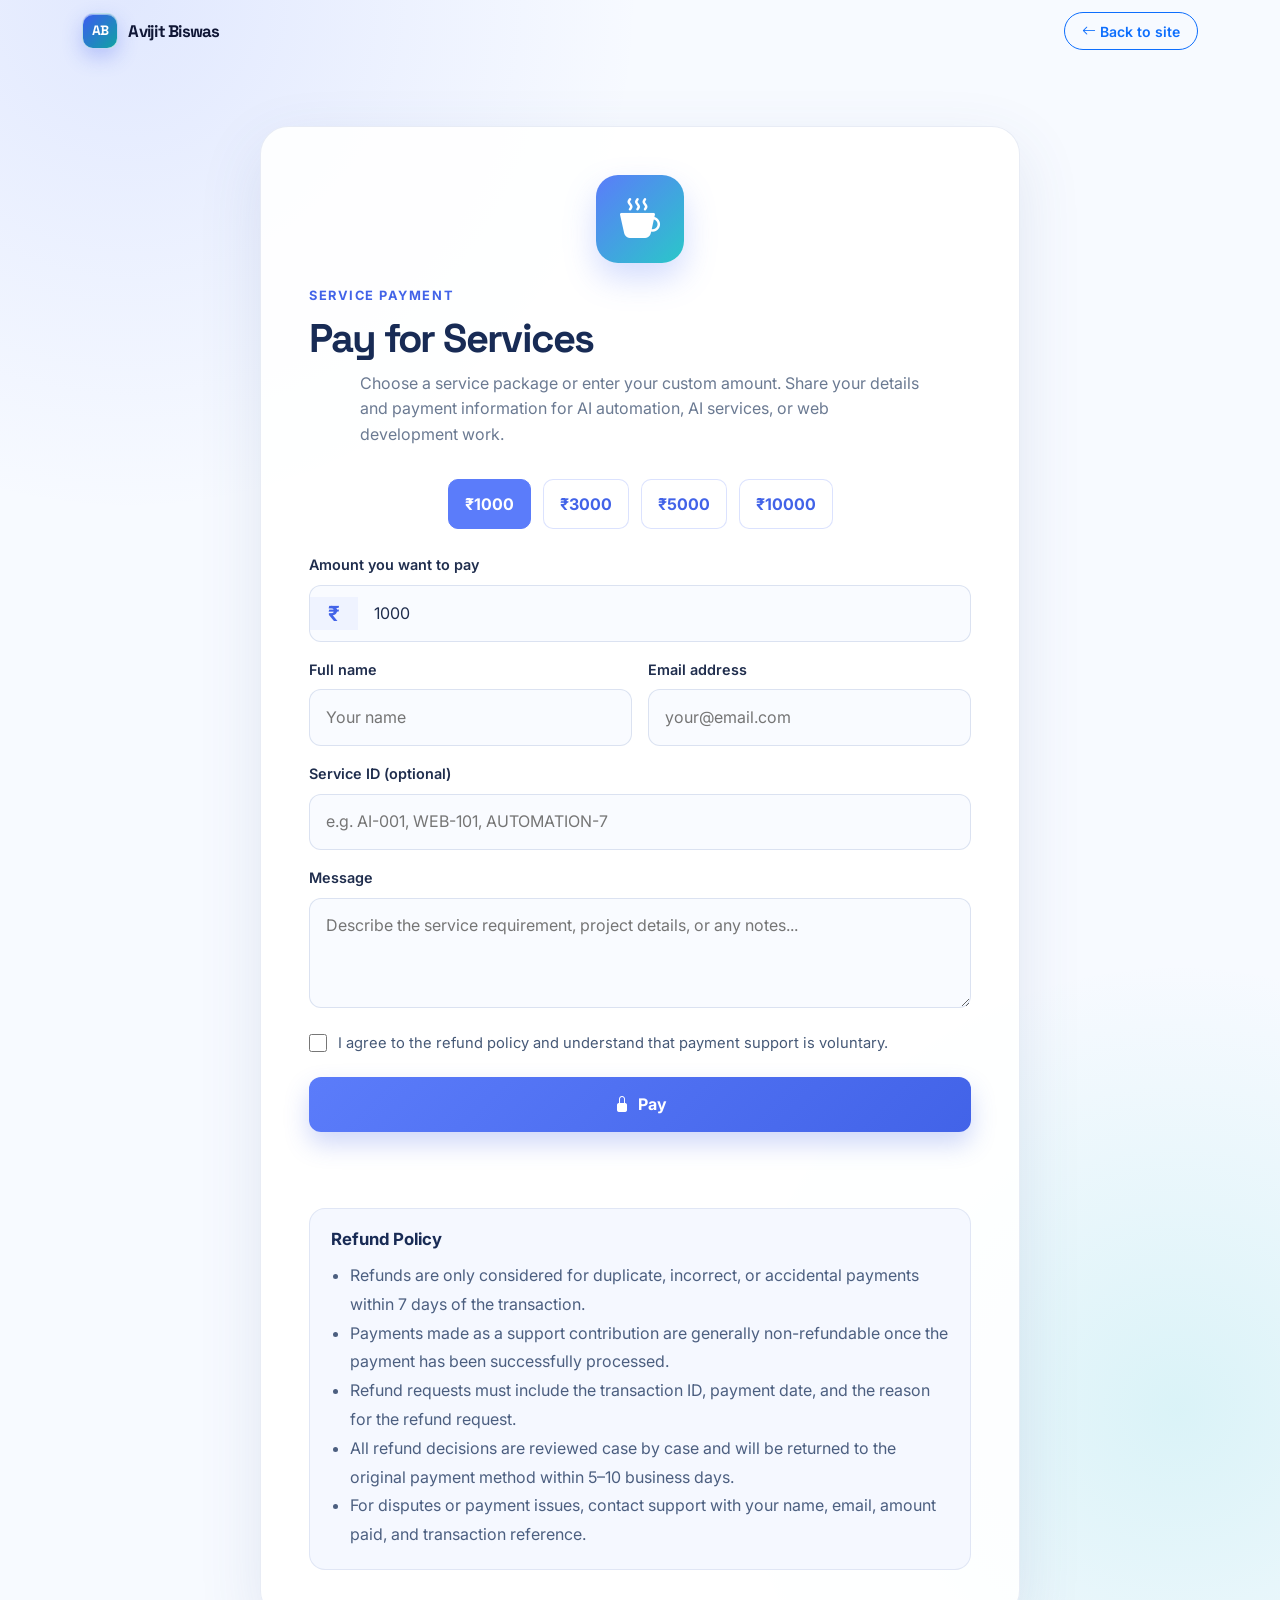
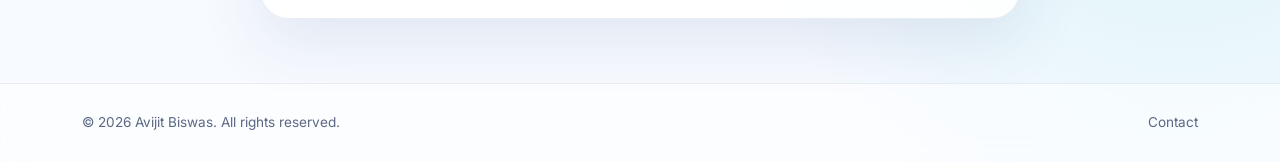
<file: buy_a_coffy.html>
<!doctype html>
<html lang="en">
  <head>
    <meta charset="utf-8">
    <meta name="viewport" content="width=device-width, initial-scale=1">
    <meta name="description" content="Support Avijit Biswas with a coffee and send a message.">
    <title>Buy Me a Coffee | Avijit Biswas</title>
    <link rel="icon" href="favicon.ico" sizes="any">
    <link rel="icon" type="image/svg+xml" href="favicon.svg">
    <link rel="icon" type="image/png" sizes="32x32" href="favicon-32x32.png">
    <link rel="icon" type="image/png" sizes="16x16" href="favicon-16x16.png">
    <link rel="apple-touch-icon" href="apple-touch-icon.png">
    <link rel="preconnect" href="https://fonts.googleapis.com">
    <link rel="preconnect" href="https://fonts.gstatic.com" crossorigin>
    <link href="https://fonts.googleapis.com/css2?family=Inter:wght@400;500;600;700;800&family=Space+Grotesk:wght@400;500;600;700&display=swap" rel="stylesheet">
    <link href="https://cdn.jsdelivr.net/npm/bootstrap@5.3.7/dist/css/bootstrap.min.css" rel="stylesheet">
    <link href="https://cdn.jsdelivr.net/npm/bootstrap-icons@1.11.3/font/bootstrap-icons.min.css" rel="stylesheet">
    <link rel="stylesheet" href="style.css">
    <style>
      .coffee-page {
        min-height: 100vh;
        display: flex;
        flex-direction: column;
        background: radial-gradient(circle at 10% 0%, rgba(91,124,250,.14), transparent 32rem), radial-gradient(circle at 92% 80%, rgba(42,199,201,.14), transparent 28rem), #f7faff;
      }
      .coffee-main {
        flex: 1;
        display: grid;
        place-items: center;
        padding: 4rem 1rem;
      }
      .coffee-card {
        width: min(100%, 760px);
        padding: clamp(1.5rem, 4vw, 3rem);
        background: rgba(255,255,255,.9);
        border: 1px solid rgba(111,137,190,.16);
        border-radius: 28px;
        box-shadow: 0 22px 64px rgba(67,92,151,.12);
      }
      .coffee-icon {
        width: 88px;
        height: 88px;
        display: grid;
        place-items: center;
        margin: 0 auto 1.2rem;
        border-radius: 22px;
        color: #fff;
        font-size: 2.5rem;
        background: linear-gradient(135deg, #5b7cfa, #2ac7c9);
        box-shadow: 0 15px 32px rgba(91,124,250,.27);
      }
      .eyebrow {
        display: inline-block;
        margin-bottom: 0.5rem;
        color: #4263e8;
        font-size: .8rem;
        font-weight: 700;
        letter-spacing: .12em;
        text-transform: uppercase;
      }
      .coffee-card h1 {
        color: #182b55;
        font-family: 'Space Grotesk', sans-serif;
        font-weight: 700;
        letter-spacing: -.04em;
        margin-bottom: .5rem;
      }
      .coffee-card .intro {
        max-width: 560px;
        margin: 0 auto 2rem;
        color: #6b7a92;
      }
      .amounts {
        display: flex;
        justify-content: center;
        gap: .75rem;
        flex-wrap: wrap;
        margin-bottom: 1.5rem;
      }
      .amount {
        border: 1px solid rgba(91,124,250,.22);
        color: #4263e8;
        background: #fff;
        border-radius: 10px;
        padding: .7rem 1rem;
        font-weight: 700;
        cursor: pointer;
        transition: all .2s ease;
      }
      .amount:hover, .amount.active {
        color: #fff;
        background: #5b7cfa;
        border-color: #5b7cfa;
      }
      .field {
        display: block;
        margin-bottom: 1rem;
        text-align: left;
      }
      .field span {
        display: block;
        margin-bottom: .55rem;
        font-size: .9rem;
        font-weight: 600;
        color: #1f2d4d;
      }
      .amount-input-wrap {
        display: flex;
        align-items: center;
        min-height: 54px;
        border: 1px solid rgba(111,137,190,.22);
        border-radius: 12px;
        background: #f9fbff;
        overflow: hidden;
      }
      .amount-input-wrap span {
        display: flex;
        justify-content: center;
        align-items: center;
        width: 52px;
        height: 100%;
        background: rgba(91,124,250,.06);
        color: #4263e8;
        font-size: 1.3rem;
        font-weight: 700;
        margin: 0;
      }
      .field input,
      .field textarea {
        width: 100%;
        border: 1px solid rgba(111,137,190,.22);
        border-radius: 12px;
        background: #f9fbff;
        padding: .9rem 1rem;
        font-size: 1rem;
        color: #1f2d4d;
        outline: none;
        transition: border-color .2s ease, box-shadow .2s ease;
      }
      .amount-input-wrap input {
        border: none;
        border-radius: 0;
        background: transparent;
        padding: .9rem 1rem;
      }
      .field input:focus,
      .field textarea:focus,
      .amount-input-wrap:focus-within {
        border-color: rgba(91,124,250,.6);
        box-shadow: 0 0 0 4px rgba(91,124,250,.08);
      }
      .two-col {
        display: grid;
        grid-template-columns: repeat(2, minmax(0, 1fr));
        gap: 1rem;
      }
      textarea {
        min-height: 110px;
        resize: vertical;
      }
      .checkbox-row {
        display: flex;
        align-items: flex-start;
        gap: .7rem;
        margin: 1rem 0 1.4rem;
        color: #465977;
        font-size: .92rem;
      }
      .checkbox-row input {
        width: 18px;
        height: 18px;
        margin-top: .15rem;
      }
      .pay-button {
        display: inline-flex;
        align-items: center;
        justify-content: center;
        gap: .5rem;
        width: 100%;
        padding: .9rem 1.5rem;
        border: 0;
        border-radius: 12px;
        color: #fff;
        background: linear-gradient(135deg, #5b7cfa, #4263e8);
        font-weight: 700;
        box-shadow: 0 12px 24px rgba(66,99,232,.25);
        cursor: pointer;
        transition: transform .2s ease, box-shadow .2s ease;
      }
      .pay-button:hover {
        transform: translateY(-1px);
        box-shadow: 0 18px 28px rgba(66,99,232,.28);
      }
      .payment-note {
        min-height: 1.5rem;
        margin: 1rem 0 0;
        font-size: .92rem;
        color: #6b7a92;
      }
      .payment-note.error {
        color: #cc3d53;
      }
      .refund-box {
        margin-top: 2.25rem;
        padding: 1.25rem 1.3rem;
        border: 1px solid rgba(111,137,190,.16);
        border-radius: 16px;
        background: #f5f8ff;
        text-align: left;
      }
      .refund-box h3 {
        margin: 0 0 .75rem;
        font-size: 1.05rem;
        color: #182b55;
        font-weight: 700;
      }
      .refund-box ul {
        margin: 0;
        padding-left: 1.2rem;
        color: #4c5f80;
        line-height: 1.8;
      }
      @media (max-width: 640px) {
        .two-col {
          grid-template-columns: 1fr;
        }
      }
    </style>
  </head>
  <body class="coffee-page">
    <header class="site-header">
      <div class="container-lg">
        <nav class="navbar px-0">
          <a class="navbar-brand" href="index.html#home"><span class="brand-mark">AB</span><span class="brand-text">Avijit Biswas</span></a>
          <a href="index.html" class="btn btn-outline-primary btn-sm nav-cta"><i class="bi bi-arrow-left me-1"></i>Back to site</a>
        </nav>
      </div>
    </header>

    <main class="coffee-main">
      <section class="coffee-card" aria-labelledby="coffee-title">
        <div class="coffee-icon" aria-hidden="true"><i class="bi bi-cup-hot-fill"></i></div>
        <span class="eyebrow">Service Payment</span>
        <h1 id="coffee-title">Pay for Services</h1>
        <p class="intro">Choose a service package or enter your custom amount. Share your details and payment information for AI automation, AI services, or web development work.</p>

        <form id="coffeeForm" novalidate>
          <div class="amounts" aria-label="Choose a service amount">
            <button class="amount active" type="button" data-amount="1000">₹1000</button>
            <button class="amount" type="button" data-amount="3000">₹3000</button>
            <button class="amount" type="button" data-amount="5000">₹5000</button>
            <button class="amount" type="button" data-amount="10000">₹10000</button>
          </div>

          <label class="field" for="customAmount">
            <span>Amount you want to pay</span>
            <div class="amount-input-wrap">
              <span>₹</span>
              <input id="customAmount" name="amount" type="number" min="1" step="1" value="1000" placeholder="2500" required>
            </div>
          </label>

          <div class="two-col">
            <label class="field" for="customerName">
              <span>Full name</span>
              <input id="customerName" name="name" type="text" placeholder="Your name" required>
            </label>

            <label class="field" for="customerEmail">
              <span>Email address</span>
              <input id="customerEmail" name="email" type="email" placeholder="your@email.com" required>
            </label>
          </div>

          <label class="field" for="serviceId">
            <span>Service ID (optional)</span>
            <input id="serviceId" name="serviceId" type="text" placeholder="e.g. AI-001, WEB-101, AUTOMATION-7">
          </label>

          <label class="field" for="customerMessage">
            <span>Message</span>
            <textarea id="customerMessage" name="message" placeholder="Describe the service requirement, project details, or any notes..."></textarea>
          </label>

          <label class="checkbox-row" for="refundPolicy">
            <input id="refundPolicy" type="checkbox" required>
            <span>I agree to the refund policy and understand that payment support is voluntary.</span>
          </label>

          <button class="pay-button" type="submit"><i class="bi bi-lock-fill"></i>Pay</button>
          <p class="payment-note" id="paymentNote" aria-live="polite"></p>
        </form>

        <div class="refund-box">
          <h3>Refund Policy</h3>
          <ul>
            <li>Refunds are only considered for duplicate, incorrect, or accidental payments within 7 days of the transaction.</li>
            <li>Payments made as a support contribution are generally non-refundable once the payment has been successfully processed.</li>
            <li>Refund requests must include the transaction ID, payment date, and the reason for the refund request.</li>
            <li>All refund decisions are reviewed case by case and will be returned to the original payment method within 5–10 business days.</li>
            <li>For disputes or payment issues, contact support with your name, email, amount paid, and transaction reference.</li>
          </ul>
        </div>
      </section>
    </main>

    <footer class="footer">
      <div class="container-lg">
        <div class="footer-inner">
          <p>&copy; 2026 Avijit Biswas. All rights reserved.</p>
          <div class="footer-links"><a href="index.html#contact">Contact</a></div>
        </div>
      </div>
    </footer>

    <script>
      const form = document.getElementById('coffeeForm');
      const amountButtons = document.querySelectorAll('.amount');
      const customAmountInput = document.getElementById('customAmount');
      const payButton = document.querySelector('.pay-button');
      const paymentNote = document.getElementById('paymentNote');

      function updatePaymentButton() {
        payButton.innerHTML = '<i class="bi bi-lock-fill"></i>Pay';
      }

      amountButtons.forEach(button => {
        button.addEventListener('click', () => {
          amountButtons.forEach(item => item.classList.remove('active'));
          button.classList.add('active');
          const selectedAmount = Number(button.dataset.amount);
          customAmountInput.value = selectedAmount;
          updatePaymentButton();
          paymentNote.textContent = '';
          paymentNote.classList.remove('error');
        });
      });

      customAmountInput.addEventListener('input', () => {
        amountButtons.forEach(item => item.classList.remove('active'));
        updatePaymentButton();
        paymentNote.textContent = '';
        paymentNote.classList.remove('error');
      });

      form.addEventListener('submit', function (event) {
        event.preventDefault();

        const name = document.getElementById('customerName').value.trim();
        const email = document.getElementById('customerEmail').value.trim();
        const serviceId = document.getElementById('serviceId').value.trim();
        const amount = Number(customAmountInput.value);
        const message = document.getElementById('customerMessage').value.trim();
        const refundChecked = document.getElementById('refundPolicy').checked;

        if (!name || !email || !amount || amount <= 0 || !refundChecked) {
          const reason = !name ? 'Please provide your full name.' : !email ? 'Please provide a valid email address.' : !amount || amount <= 0 ? 'Please enter a valid payment amount.' : 'Please accept the refund policy before proceeding.';
          paymentNote.textContent = reason;
          paymentNote.classList.add('error');

          const params = new URLSearchParams({
            status: 'failure',
            reason: reason
          });

          window.location.href = 'payment-status.html?' + params.toString();
          return;
        }

        const emailPattern = /^[^\s@]+@[^\s@]+\.[^\s@]+$/;
        if (!emailPattern.test(email)) {
          const reason = 'Please enter a valid email address.';
          paymentNote.textContent = reason;
          paymentNote.classList.add('error');
          window.location.href = 'payment-status.html?status=failure&reason=' + encodeURIComponent(reason);
          return;
        }

        const txnId = 'TXN-' + Date.now().toString().slice(-8);
        const amountText = '₹' + amount;
        const params = new URLSearchParams({
          status: 'success',
          txn: txnId,
          amount: amountText,
          name: name,
          email: email,
          serviceId: serviceId || 'Not provided',
          message: message || 'No message provided'
        });

        window.location.href = 'payment-status.html?' + params.toString();
      });
    </script>
  </body>
</html>
</file>
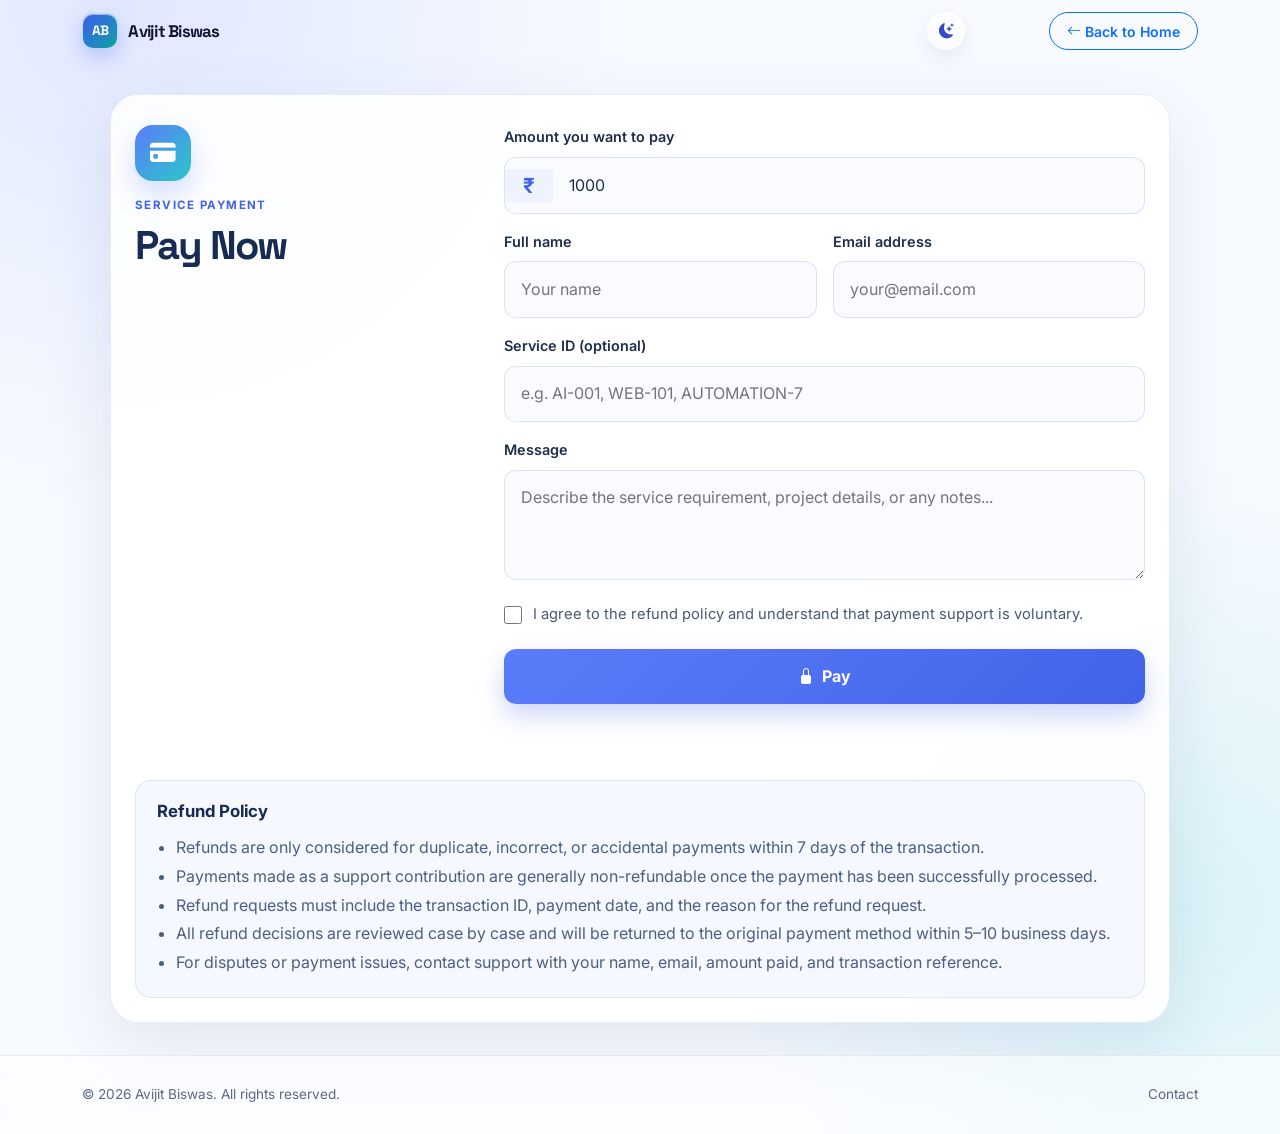
<file: pay_me.html>
<!doctype html>
<html lang="en">
  <head>
    <meta charset="utf-8">
    <meta name="viewport" content="width=device-width, initial-scale=1">
    <meta name="description" content="Pay for AI automation, web development, and AI-powered financial analysis services from Avijit Biswas.">
    <title>Pay Me | Avijit Biswas</title>
    <link rel="icon" href="favicon.ico" sizes="any">
    <link rel="icon" type="image/svg+xml" href="favicon.svg">
    <link rel="icon" type="image/png" sizes="32x32" href="favicon-32x32.png">
    <link rel="icon" type="image/png" sizes="16x16" href="favicon-16x16.png">
    <link rel="apple-touch-icon" href="apple-touch-icon.png">
    <link rel="preconnect" href="https://fonts.googleapis.com">
    <link rel="preconnect" href="https://fonts.gstatic.com" crossorigin>
    <link href="https://fonts.googleapis.com/css2?family=Inter:wght@400;500;600;700;800&family=Space+Grotesk:wght@400;500;600;700&display=swap" rel="stylesheet">
    <link href="https://cdn.jsdelivr.net/npm/bootstrap@5.3.7/dist/css/bootstrap.min.css" rel="stylesheet">
    <link href="https://cdn.jsdelivr.net/npm/bootstrap-icons@1.11.3/font/bootstrap-icons.min.css" rel="stylesheet">
    <link rel="stylesheet" href="style.css">
    <style>
      .pay-page {
        min-height: 100vh;
        display: flex;
        flex-direction: column;
        background: radial-gradient(circle at 10% 0%, rgba(91,124,250,.14), transparent 32rem), radial-gradient(circle at 92% 80%, rgba(42,199,201,.14), transparent 28rem), #f7faff;
      }
      [data-theme="dark"] .pay-page {
        background: radial-gradient(circle at 10% 0%, rgba(79,109,245,.28), transparent 32rem), radial-gradient(circle at 92% 80%, rgba(15,163,163,.22), transparent 28rem), #0a0e1f;
        color: #e6e9f5;
      }
      [data-theme="dark"] .pay-card {
        background: rgba(20,26,48,.86);
        border-color: rgba(120,140,200,.22);
      }
      [data-theme="dark"] .pay-card h1,
      [data-theme="dark"] .pay-card .eyebrow,
      [data-theme="dark"] .pay-visual h1,
      [data-theme="dark"] .pay-visual .eyebrow {
        color: #f0f3ff;
      }
      [data-theme="dark"] .pay-card .intro,
      [data-theme="dark"] .field span,
      [data-theme="dark"] .field input,
      [data-theme="dark"] .field textarea,
      [data-theme="dark"] .checkbox-row span {
        color: #c8d0e6;
      }
      [data-theme="dark"] .field input,
      [data-theme="dark"] .field textarea,
      [data-theme="dark"] .amount-input-wrap {
        background: #161c33;
        border-color: rgba(120,140,200,.24);
        color: #e6e9f5;
      }
      [data-theme="dark"] .refund-box {
        background: #161c33;
        border-color: rgba(120,140,200,.22);
      }
      [data-theme="dark"] .refund-box h3,
      [data-theme="dark"] .refund-box ul,
      [data-theme="dark"] .refund-box li {
        color: #c8d0e6;
      }
      [data-theme="dark"] .footer {
        background: #0a0e1f;
        color: #9aa3bd;
      }
      [data-theme="dark"] .footer a {
        color: #c8d0e6;
      }
      .pay-main {
        flex: 1;
        display: grid;
        place-items: center;
        padding: 2rem 1rem;
      }
      .pay-card {
        width: min(100%, 1060px);
        padding: clamp(1rem, 2.5vw, 1.5rem);
        background: rgba(255,255,255,.9);
        border: 1px solid rgba(111,137,190,.16);
        border-radius: 28px;
        box-shadow: 0 22px 64px rgba(67,92,151,.12);
      }
      .pay-head {
        text-align: center;
      }
      .pay-visual {
        text-align: left;
      }
      .pay-icon {
        width: 56px;
        height: 56px;
        display: grid;
        place-items: center;
        margin: 0 0 .9rem 0; /* Changed from 0 auto 1.2rem */
        border-radius: 18px;
        color: #fff;
        font-size: 1.6rem;
        background: linear-gradient(135deg, #5b7cfa, #2ac7c9);
        box-shadow: 0 12px 28px rgba(91,124,250,.27);
      }
      .eyebrow {
        display: inline-block;
        margin-bottom: 0.4rem;
        color: #4263e8;
        font-size: .72rem;
        font-weight: 700;
        letter-spacing: .12em;
        text-transform: uppercase;
      }
      .pay-card h1 {
        color: #182b55;
        font-family: 'Space Grotesk', sans-serif;
        font-weight: 700;
        letter-spacing: -.04em;
        margin-bottom: .4rem;
        font-size: clamp(1.6rem, 3vw, 2rem);
      }
      .pay-card .intro {
        max-width: 560px;
        margin: 0 auto 1.2rem;
        color: #6b7a92;
        font-size: .9rem;
      }
      .pay-layout {
        display: grid;
        grid-template-columns: minmax(240px, .7fr) minmax(0, 1.3fr);
        gap: clamp(1rem, 2vw, 1.5rem);
        align-items: start;
        margin-top: .4rem;
        text-align: left;
      }
      .pay-form {
        min-width: 0;
      }
      /* .flyer {
        display: block;
        aspect-ratio: 3 / 5;
        overflow: hidden;
        border-radius: 16px;
        background: #fff;
        box-shadow: 0 16px 40px rgba(67,92,151,.14);
        transition: transform .25s ease, box-shadow .25s ease;
      }
      .flyer:hover {
        transform: translateY(-2px);
        box-shadow: 0 22px 48px rgba(67,92,151,.2);
      }
      .flyer img {
        display: block;
        width: 100%;
        height: 100%;
        object-fit: cover;
      }
      .flyer-caption {
        margin: .8rem 0 0;
        font-size: .82rem;
        color: #6b7a92;
        text-align: center;
      } */
      /* .amounts {
        display: flex;
        justify-content: center;
        gap: .75rem;
        flex-wrap: wrap;
        margin-bottom: 1.5rem;
      }
      .amount {
        border: 1px solid rgba(91,124,250,.22);
        color: #4263e8;
        background: #fff;
        border-radius: 10px;
        padding: .7rem 1rem;
        font-weight: 700;
        cursor: pointer;
        transition: all .2s ease;
      }
      .amount:hover, .amount.active {
        color: #fff;
        background: #5b7cfa;
        border-color: #5b7cfa;
      } */
      .field {
        display: block;
        margin-bottom: 1rem;
        text-align: left;
      }
      .field span {
        display: block;
        margin-bottom: .55rem;
        font-size: .9rem;
        font-weight: 600;
        color: #1f2d4d;
      }
      .amount-input-wrap {
        display: flex;
        align-items: center;
        min-height: 54px;
        border: 1px solid rgba(111,137,190,.22);
        border-radius: 12px;
        background: #f9fbff;
        overflow: hidden;
      }
      .amount-input-wrap span {
        display: flex;
        justify-content: center;
        align-items: center;
        width: 52px;
        height: 100%;
        background: rgba(91,124,250,.06);
        color: #4263e8;
        font-size: 1.3rem;
        font-weight: 700;
        margin: 0;
      }
      .field input,
      .field textarea {
        width: 100%;
        border: 1px solid rgba(111,137,190,.22);
        border-radius: 12px;
        background: #f9fbff;
        padding: .9rem 1rem;
        font-size: 1rem;
        color: #1f2d4d;
        outline: none;
        transition: border-color .2s ease, box-shadow .2s ease;
      }
      .amount-input-wrap input {
        border: none;
        border-radius: 0;
        background: transparent;
        padding: .9rem 1rem;
      }
      .field input:focus,
      .field textarea:focus,
      .amount-input-wrap:focus-within {
        border-color: rgba(91,124,250,.6);
        box-shadow: 0 0 0 4px rgba(91,124,250,.08);
      }
      .two-col {
        display: grid;
        grid-template-columns: repeat(2, minmax(0, 1fr));
        gap: 1rem;
      }
      textarea {
        min-height: 110px;
        resize: vertical;
      }
      .checkbox-row {
        display: flex;
        align-items: flex-start;
        gap: .7rem;
        margin: 1rem 0 1.4rem;
        color: #465977;
        font-size: .92rem;
      }
      .checkbox-row input {
        width: 18px;
        height: 18px;
        margin-top: .15rem;
      }
      .pay-button {
        display: inline-flex;
        align-items: center;
        justify-content: center;
        gap: .5rem;
        width: 100%;
        padding: .9rem 1.5rem;
        border: 0;
        border-radius: 12px;
        color: #fff;
        background: linear-gradient(135deg, #5b7cfa, #4263e8);
        font-weight: 700;
        box-shadow: 0 12px 24px rgba(66,99,232,.25);
        cursor: pointer;
        transition: transform .2s ease, box-shadow .2s ease;
      }
      .pay-button:hover {
        transform: translateY(-1px);
        box-shadow: 0 18px 28px rgba(66,99,232,.28);
      }
      .payment-note {
        min-height: 1.5rem;
        margin: 1rem 0 0;
        font-size: .92rem;
        color: #6b7a92;
      }
      .payment-note.error {
        color: #cc3d53;
      }
      .refund-box {
        margin-top: 2.25rem;
        padding: 1.25rem 1.3rem;
        border: 1px solid rgba(111,137,190,.16);
        border-radius: 16px;
        background: #f5f8ff;
        text-align: left;
      }
      .refund-box h3 {
        margin: 0 0 .75rem;
        font-size: 1.05rem;
        color: #182b55;
        font-weight: 700;
      }
      .refund-box ul {
        margin: 0;
        padding-left: 1.2rem;
        color: #4c5f80;
        line-height: 1.8;
      }
      @media (max-width: 900px) {
        .pay-layout {
          grid-template-columns: 1fr;
        }
        .pay-visual {
          order: 2;
          width: min(100%, 380px);
          margin: 0 auto;
        }
      }
      @media (max-width: 640px) {
        .two-col {
          grid-template-columns: 1fr;
        }
      }
    </style>
  </head>
  <body class="pay-page">
    <header class="site-header sticky-top">
      <div class="container-lg">
        <nav class="navbar px-0 d-flex justify-content-between align-items-center">
          <a class="navbar-brand" href="index.html#home">
            <span class="brand-mark">AB</span>
            <span class="brand-text">Avijit Biswas</span>
          </a>
          <div class="header-actions d-flex align-items-center gap-2">
            <button class="theme-toggle" id="themeToggle" type="button" aria-label="Switch to dark mode" aria-pressed="false" title="Switch to dark mode">
              <i class="bi bi-moon-stars-fill" aria-hidden="true"></i>
            </button>
            <a href="index.html" class="btn btn-outline-primary btn-sm nav-cta" style="margin-left: 76px;">
              <i class="bi bi-arrow-left me-1"></i>Back to Home
            </a>
          </div>
        </nav>
      </div>
    </header>

    <main class="pay-main">
      <section class="pay-card" aria-labelledby="pay-title">
        <div class="pay-layout">
          <aside class="pay-visual" aria-label="Service status">
            <div class="pay-icon" aria-hidden="true"><i class="bi bi-credit-card-fill"></i></div>
            <span class="eyebrow" style="display: block; margin-bottom: 0.5rem;">SERVICE PAYMENT</span>
            <h1 id="pay-title" style="font-size: 2.5rem;">Pay Now</h1>
          </aside>

          <form id="payForm" class="pay-form" novalidate>

            <label class="field" for="customAmount">
              <span>Amount you want to pay</span>
              <div class="amount-input-wrap">
                <span>₹</span>
                <input id="customAmount" name="amount" type="number" min="1" step="1" value="1000" placeholder="2500" required>
              </div>
            </label>

            <div class="two-col">
              <label class="field" for="customerName">
                <span>Full name</span>
                <input id="customerName" name="name" type="text" placeholder="Your name" required>
              </label>

              <label class="field" for="customerEmail">
                <span>Email address</span>
                <input id="customerEmail" name="email" type="email" placeholder="your@email.com" required>
              </label>
            </div>

            <label class="field" for="serviceId">
              <span>Service ID (optional)</span>
              <input id="serviceId" name="serviceId" type="text" placeholder="e.g. AI-001, WEB-101, AUTOMATION-7">
            </label>

            <label class="field" for="customerMessage">
              <span>Message</span>
              <textarea id="customerMessage" name="message" placeholder="Describe the service requirement, project details, or any notes..."></textarea>
            </label>

            <label class="checkbox-row" for="refundPolicy">
              <input id="refundPolicy" type="checkbox" required>
              <span>I agree to the refund policy and understand that payment support is voluntary.</span>
            </label>

            <button class="pay-button" type="submit"><i class="bi bi-lock-fill"></i>Pay</button>
            <p class="payment-note" id="paymentNote" aria-live="polite"></p>
          </form>
        </div>

        <div class="refund-box">
          <h3>Refund Policy</h3>
          <ul>
            <li>Refunds are only considered for duplicate, incorrect, or accidental payments within 7 days of the transaction.</li>
            <li>Payments made as a support contribution are generally non-refundable once the payment has been successfully processed.</li>
            <li>Refund requests must include the transaction ID, payment date, and the reason for the refund request.</li>
            <li>All refund decisions are reviewed case by case and will be returned to the original payment method within 5–10 business days.</li>
            <li>For disputes or payment issues, contact support with your name, email, amount paid, and transaction reference.</li>
          </ul>
        </div>
      </section>
    </main>

    <footer class="footer">
      <div class="container-lg">
        <div class="footer-inner">
          <p>&copy; 2026 Avijit Biswas. All rights reserved.</p>
          <div class="footer-links"><a href="index.html#contact">Contact</a></div>
        </div>
      </div>
    </footer>

    <script>
      try {
        if (localStorage.getItem('theme') === 'dark') {
          document.documentElement.setAttribute('data-theme', 'dark');
        }
      } catch (error) {}

      document.addEventListener('DOMContentLoaded', () => {
        const themeToggle = document.getElementById('themeToggle');
        if (themeToggle) {
          const themeIcon = themeToggle.querySelector('i');
          const syncThemeToggle = () => {
            const isDark = document.documentElement.getAttribute('data-theme') === 'dark';
            const label = isDark ? 'Switch to light mode' : 'Switch to dark mode';
            themeToggle.setAttribute('aria-pressed', String(isDark));
            themeToggle.setAttribute('aria-label', label);
            themeToggle.setAttribute('title', label);
            if (themeIcon) {
              themeIcon.className = isDark ? 'bi bi-sun-fill' : 'bi bi-moon-stars-fill';
            }
          };
          syncThemeToggle();
          themeToggle.addEventListener('click', () => {
            const isDark = document.documentElement.getAttribute('data-theme') === 'dark';
            if (isDark) {
              document.documentElement.removeAttribute('data-theme');
            } else {
              document.documentElement.setAttribute('data-theme', 'dark');
            }
            try {
              localStorage.setItem('theme', isDark ? 'light' : 'dark');
            } catch (error) {}
            syncThemeToggle();
          });
        }
      });

      const form = document.getElementById('payForm');
      const customAmountInput = document.getElementById('customAmount');
      const payButton = document.querySelector('.pay-button');
      const paymentNote = document.getElementById('paymentNote');

      function updatePaymentButton() {
        payButton.innerHTML = '<i class="bi bi-lock-fill"></i>Pay';
      }

      // amountButtons.forEach(button => {
      //   button.addEventListener('click', () => {
      //     amountButtons.forEach(item => item.classList.remove('active'));
      //     button.classList.add('active');
      //     const selectedAmount = Number(button.dataset.amount);
      //     customAmountInput.value = selectedAmount;
      //     updatePaymentButton();
      //     paymentNote.textContent = '';
      //     paymentNote.classList.remove('error');
      //   });
      // });
      //
      // customAmountInput.addEventListener('input', () => {
      //   amountButtons.forEach(item => item.classList.remove('active'));
      //   updatePaymentButton();
      //   paymentNote.textContent = '';
      //   paymentNote.classList.remove('error');
      // });

      form.addEventListener('submit', function (event) {
        event.preventDefault();

        const name = document.getElementById('customerName').value.trim();
        const email = document.getElementById('customerEmail').value.trim();
        const serviceId = document.getElementById('serviceId').value.trim();
        const amount = Number(customAmountInput.value);
        const message = document.getElementById('customerMessage').value.trim();
        const refundChecked = document.getElementById('refundPolicy').checked;

        if (!name || !email || !amount || amount <= 0 || !refundChecked) {
          const reason = !name ? 'Please provide your full name.' : !email ? 'Please provide a valid email address.' : !amount || amount <= 0 ? 'Please enter a valid payment amount.' : 'Please accept the refund policy before proceeding.';
          paymentNote.textContent = reason;
          paymentNote.classList.add('error');

          const params = new URLSearchParams({
            status: 'failure',
            reason: reason
          });

          window.location.href = 'payment-status.html?' + params.toString();
          return;
        }

        const emailPattern = /^[^\s@]+@[^\s@]+\.[^\s@]+$/;
        if (!emailPattern.test(email)) {
          const reason = 'Please enter a valid email address.';
          paymentNote.textContent = reason;
          paymentNote.classList.add('error');
          window.location.href = 'payment-status.html?status=failure&reason=' + encodeURIComponent(reason);
          return;
        }

        const txnId = 'TXN-' + Date.now().toString().slice(-8);
        const amountText = '₹' + amount;
        const params = new URLSearchParams({
          status: 'success',
          txn: txnId,
          amount: amountText,
          name: name,
          email: email,
          serviceId: serviceId || 'Not provided',
          message: message || 'No message provided'
        });

        window.location.href = 'payment-status.html?' + params.toString();
      });
    </script>
  </body>
</html>
</file>
<file: style.css>
/* ==========================================================================
   Avijit Biswas — Light glassmorphism resume theme
   Frosted white glass surfaces over a pastel aurora backdrop.
   ========================================================================== */

/* ===== Design tokens ===== */
:root {
  --font-display: 'Space Grotesk', 'Inter', system-ui, sans-serif;
  --font-body: 'Inter', system-ui, -apple-system, BlinkMacSystemFont, 'Segoe UI', sans-serif;
  --font-mono: 'JetBrains Mono', ui-monospace, SFMono-Regular, Menlo, monospace;

  /* Palette */
  --bg: #eef3ff;
  --text: #1b2540;
  --text-muted: #56648a;
  --primary: #4f6df5;
  --primary-strong: #3d5bf0;
  --primary-dark: #2f49c9;
  --primary-light: #2f49c9;
  --accent: #0fa3a3;
  --accent-2: #a855f7;

  /* Glass surfaces */
  --glass: rgba(255, 255, 255, 0.55);
  --glass-strong: rgba(255, 255, 255, 0.78);
  --glass-border: rgba(255, 255, 255, 0.85);
  --glass-highlight: rgba(255, 255, 255, 0.95);

  --border: rgba(88, 110, 178, 0.16);
  --shadow: 0 18px 44px rgba(64, 89, 173, 0.1);
  --shadow-lg: 0 30px 80px rgba(64, 89, 173, 0.16);
  --radius: 20px;
  --radius-lg: 28px;

  /* Legacy tokens used by the payment pages */
  --dark: #101736;
  --dark-mid: #1b2450;
}

/* ===== Reset & base ===== */
* {
  margin: 0;
  padding: 0;
  box-sizing: border-box;
}

html {
  scroll-behavior: smooth;
  scroll-padding-top: 96px;
}

body {
  font-family: var(--font-body);
  color: #24324a;
  background: #f7faff;
  line-height: 1.6;
  -webkit-font-smoothing: antialiased;
}

body.glass-page {
  color: var(--text);
  background: var(--bg);
  overflow-x: hidden;
}

img {
  max-width: 100%;
  display: block;
}

a {
  text-decoration: none;
}

::selection {
  background: rgba(79, 109, 245, 0.22);
  color: #101a3d;
}

/* ===== Animated page background ===== */
.page-bg {
  position: fixed;
  inset: 0;
  z-index: -1;
  overflow: hidden;
  background:
    radial-gradient(64rem 42rem at 90% -12%, rgba(168, 85, 247, 0.16), transparent 60%),
    radial-gradient(56rem 38rem at -10% 10%, rgba(59, 130, 246, 0.2), transparent 60%),
    radial-gradient(50rem 40rem at 52% 115%, rgba(20, 184, 166, 0.16), transparent 62%),
    linear-gradient(180deg, #f8faff 0%, #eef3ff 52%, #f7f9ff 100%);
}

.orb {
  position: absolute;
  border-radius: 50%;
  filter: blur(100px);
  opacity: 0.42;
  animation: orbFloat 26s ease-in-out infinite alternate;
}

.orb-1 {
  width: 34rem;
  height: 34rem;
  top: -8rem;
  left: -10rem;
  background: radial-gradient(circle, rgba(79, 109, 245, 0.4), transparent 68%);
}

.orb-2 {
  width: 30rem;
  height: 30rem;
  top: 28%;
  right: -12rem;
  background: radial-gradient(circle, rgba(168, 85, 247, 0.3), transparent 68%);
  animation-delay: -9s;
}

.orb-3 {
  width: 32rem;
  height: 32rem;
  bottom: -14rem;
  left: 22%;
  background: radial-gradient(circle, rgba(20, 184, 166, 0.28), transparent 68%);
  animation-delay: -17s;
}

@keyframes orbFloat {
  0% { transform: translate3d(0, 0, 0) scale(1); }
  100% { transform: translate3d(4rem, -3rem, 0) scale(1.12); }
}

.grid-overlay {
  position: absolute;
  inset: 0;
  background-image: radial-gradient(rgba(64, 89, 173, 0.16) 1px, transparent 1px);
  background-size: 36px 36px;
  opacity: 0.28;
  -webkit-mask-image: radial-gradient(ellipse 80% 60% at 50% 0%, #000 0%, transparent 72%);
  mask-image: radial-gradient(ellipse 80% 60% at 50% 0%, #000 0%, transparent 72%);
}

/* ===== Scroll progress ===== */
.scroll-progress {
  position: fixed;
  top: 0;
  left: 0;
  z-index: 1045;
  width: 0;
  height: 3px;
  background: linear-gradient(90deg, var(--primary), var(--accent), var(--accent-2));
  box-shadow: 0 0 14px rgba(79, 109, 245, 0.55);
}

/* ===== Header & navigation ===== */
.site-header {
  background: transparent;
  border-bottom: 0;
  z-index: 1030;
  transition: background 0.3s ease, border-color 0.3s ease, box-shadow 0.3s ease;
}

body.glass-page .site-header {
  padding: 0.55rem 0;
}

body.glass-page .site-header.is-scrolled {
  background: rgba(255, 255, 255, 0.62);
  -webkit-backdrop-filter: blur(20px) saturate(160%);
  backdrop-filter: blur(20px) saturate(160%);
  border-bottom: 1px solid rgba(255, 255, 255, 0.75);
  box-shadow: 0 12px 34px rgba(64, 89, 173, 0.08);
}

.navbar-brand {
  display: flex;
  align-items: center;
  gap: 0.65rem;
  color: var(--dark) !important;
  font-family: var(--font-display);
  font-weight: 700;
  letter-spacing: -0.04em;
  transition: color 0.25s ease, transform 0.25s ease;
}

.navbar-brand:hover {
  transform: translateY(-1px);
}

body.glass-page .navbar-brand {
  color: #16204a !important;
}

.brand-mark {
  display: inline-flex;
  align-items: center;
  justify-content: center;
  width: 36px;
  height: 36px;
  background: linear-gradient(135deg, var(--primary-strong), var(--accent));
  border: 1px solid rgba(255, 255, 255, 0.7);
  border-radius: 11px;
  font-size: 0.85rem;
  font-weight: 800;
  color: #ffffff;
  box-shadow: 0 8px 20px rgba(61, 91, 240, 0.28), inset 0 1px 0 rgba(255, 255, 255, 0.5);
}

.brand-text {
  font-size: 1.05rem;
  letter-spacing: -0.045em;
}

.navbar .nav-link {
  color: rgba(36, 50, 74, 0.72);
  font-family: var(--font-display);
  font-weight: 500;
  font-size: 0.74rem;
  letter-spacing: 0.06em;
  text-transform: uppercase;
  padding: 0.5rem 0.68rem !important;
  position: relative;
  transition: color 0.2s ease;
}

body.glass-page .navbar .nav-link {
  color: rgba(27, 37, 64, 0.62);
}

.navbar .nav-link::after {
  position: absolute;
  right: 0.68rem;
  bottom: 0.2rem;
  left: 0.68rem;
  height: 2px;
  background: linear-gradient(90deg, var(--primary), var(--accent));
  border-radius: 999px;
  box-shadow: 0 0 10px rgba(79, 109, 245, 0.45);
  content: '';
  opacity: 0;
  transform: scaleX(0.4);
  transition: opacity 0.2s ease, transform 0.2s ease;
}

body.glass-page .navbar .nav-link:hover,
body.glass-page .navbar .nav-link.active {
  color: var(--primary-dark);
}

.navbar .nav-link:hover::after,
.navbar .nav-link.active::after {
  opacity: 1;
  transform: scaleX(1);
}

.nav-cta {
  border-radius: 999px;
  font-weight: 600;
  padding: 0.48rem 1.05rem !important;
  white-space: nowrap;
}

body.glass-page .nav-cta.btn-primary {
  background: linear-gradient(135deg, #5b7cfa, var(--primary-strong));
  border: 1px solid rgba(255, 255, 255, 0.55);
  box-shadow: 0 8px 24px rgba(61, 91, 240, 0.3), inset 0 1px 0 rgba(255, 255, 255, 0.4);
}

body.glass-page .nav-cta.btn-primary:hover {
  background: linear-gradient(135deg, #6d8dff, #3552e8);
  box-shadow: 0 12px 30px rgba(61, 91, 240, 0.42);
}

body.glass-page .nav-cta.btn-outline-primary {
  color: #33406b;
  background: rgba(255, 255, 255, 0.6);
  border: 1px solid rgba(79, 109, 245, 0.24);
  -webkit-backdrop-filter: blur(10px);
  backdrop-filter: blur(10px);
}

body.glass-page .nav-cta.btn-outline-primary:hover {
  color: var(--primary-dark);
  background: rgba(79, 109, 245, 0.1);
  border-color: rgba(79, 109, 245, 0.42);
}

/* Theme switch */
.theme-toggle {
  display: inline-flex;
  align-items: center;
  justify-content: center;
  width: 38px;
  height: 38px;
  background: rgba(255, 255, 255, 0.62);
  border: 1px solid rgba(255, 255, 255, 0.9);
  border-radius: 50%;
  color: var(--primary-dark);
  font-size: 0.95rem;
  box-shadow: 0 8px 18px rgba(64, 89, 173, 0.1);
  -webkit-backdrop-filter: blur(10px);
  backdrop-filter: blur(10px);
  transition: background 0.25s ease, border-color 0.25s ease, color 0.25s ease, transform 0.25s ease;
}

.theme-toggle:hover {
  background: rgba(79, 109, 245, 0.12);
  border-color: rgba(79, 109, 245, 0.35);
  color: var(--primary-strong);
  transform: translateY(-1px);
}

.theme-toggle:focus-visible {
  outline: 2px solid rgba(79, 109, 245, 0.55);
  outline-offset: 2px;
}

.navbar-toggler {
  border-color: rgba(15, 23, 42, 0.18);
}

body.glass-page .navbar-toggler {
  border: 1px solid rgba(27, 37, 64, 0.2);
  padding: 0.4rem 0.6rem;
  border-radius: 10px;
}

body.glass-page .navbar-toggler-icon {
  filter: none;
}

body.glass-page .navbar-toggler:focus {
  box-shadow: 0 0 0 3px rgba(79, 109, 245, 0.22);
}

body.glass-page .navbar-collapse.show,
body.glass-page .navbar-collapse.collapsing {
  margin-top: 0.8rem;
  padding: 1rem 1.1rem;
  background: rgba(255, 255, 255, 0.94);
  border: 1px solid rgba(255, 255, 255, 0.85);
  border-radius: 18px;
  -webkit-backdrop-filter: blur(22px);
  backdrop-filter: blur(22px);
  box-shadow: var(--shadow-lg);
}

/* ===== Hero ===== */
.hero {
  position: relative;
  padding: 6.5rem 0 5.5rem;
  overflow: hidden;
}

.hero-bg {
  position: absolute;
  inset: 0;
  pointer-events: none;
  background:
    radial-gradient(ellipse 55% 45% at 78% 18%, rgba(79, 109, 245, 0.12), transparent 70%),
    radial-gradient(ellipse 45% 40% at 12% 82%, rgba(15, 163, 163, 0.09), transparent 70%);
}

.hero-panel {
  position: relative;
  padding: clamp(1.6rem, 4vw, 3rem);
  background: linear-gradient(135deg, rgba(255, 255, 255, 0.82), rgba(255, 255, 255, 0.5) 48%, rgba(255, 255, 255, 0.68));
  border: 1px solid rgba(255, 255, 255, 0.9);
  border-radius: 34px;
  -webkit-backdrop-filter: blur(24px) saturate(160%);
  backdrop-filter: blur(24px) saturate(160%);
  box-shadow: var(--shadow-lg), inset 0 1px 0 var(--glass-highlight);
}

.hero-panel::before {
  content: '';
  position: absolute;
  inset: 0;
  border-radius: inherit;
  background:
    radial-gradient(620px 320px at 10% 0%, rgba(79, 109, 245, 0.14), transparent 65%),
    radial-gradient(520px 300px at 94% 100%, rgba(15, 163, 163, 0.11), transparent 65%);
  pointer-events: none;
}

.hero-panel > .row {
  position: relative;
  z-index: 1;
}

.hero-badge {
  display: inline-flex;
  align-items: center;
  gap: 0.5rem;
  margin-bottom: 1.4rem;
  padding: 0.42rem 1rem;
  background: rgba(79, 109, 245, 0.1);
  border: 1px solid rgba(79, 109, 245, 0.26);
  border-radius: 999px;
  color: var(--primary-dark);
  font-size: 0.8rem;
  font-weight: 600;
  -webkit-backdrop-filter: blur(10px);
  backdrop-filter: blur(10px);
}

.pulse-dot {
  width: 8px;
  height: 8px;
  background: #22c55e;
  border-radius: 50%;
  animation: pulse 2.2s infinite;
}

@keyframes pulse {
  0% { box-shadow: 0 0 0 0 rgba(34, 197, 94, 0.45); }
  70% { box-shadow: 0 0 0 10px rgba(34, 197, 94, 0); }
  100% { box-shadow: 0 0 0 0 rgba(34, 197, 94, 0); }
}

.hero-title {
  font-family: var(--font-display);
  font-size: clamp(2.9rem, 5.2vw, 4.2rem);
  font-weight: 700;
  line-height: 1.02;
  letter-spacing: -0.055em;
  margin-bottom: 0.55rem;
  background: linear-gradient(120deg, #101a3d 0%, #2f49c9 55%, #0b8f92 100%);
  -webkit-background-clip: text;
  background-clip: text;
  -webkit-text-fill-color: transparent;
}

.hero-subtitle {
  font-family: var(--font-display);
  font-size: clamp(1.25rem, 2.4vw, 1.65rem);
  font-weight: 600;
  color: var(--primary-dark);
  margin-bottom: 0.7rem;
}

.hero-tagline {
  font-size: 0.95rem;
  color: var(--text-muted);
  margin-bottom: 1.2rem;
}

.hero-desc {
  max-width: 560px;
  margin-bottom: 2rem;
  color: var(--text-muted);
  font-size: 1.03rem;
  line-height: 1.75;
}

.hero-actions {
  display: flex;
  flex-wrap: wrap;
  gap: 0.85rem;
  margin-bottom: 2rem;
}

.hero-actions .btn {
  border-radius: 14px;
  font-weight: 600;
  padding: 0.8rem 1.8rem;
}

.hero-actions .btn-primary {
  background: linear-gradient(135deg, #5b7cfa, var(--primary-strong));
  border: 1px solid rgba(255, 255, 255, 0.55);
  box-shadow: 0 12px 30px rgba(61, 91, 240, 0.32), inset 0 1px 0 rgba(255, 255, 255, 0.4);
  transition: transform 0.2s ease, box-shadow 0.2s ease, background 0.2s ease;
}

.hero-actions .btn-primary:hover {
  transform: translateY(-2px);
  background: linear-gradient(135deg, #6d8dff, #3552e8);
  box-shadow: 0 18px 38px rgba(61, 91, 240, 0.42);
}

.hero-actions .btn-outline-light {
  color: var(--primary-dark);
  background: rgba(255, 255, 255, 0.6);
  border: 1px solid rgba(79, 109, 245, 0.26);
  -webkit-backdrop-filter: blur(10px);
  backdrop-filter: blur(10px);
  transition: transform 0.2s ease, background 0.2s ease, border-color 0.2s ease;
}

.hero-actions .btn-outline-light:hover {
  color: var(--primary-dark);
  background: rgba(79, 109, 245, 0.1);
  border-color: rgba(79, 109, 245, 0.42);
  transform: translateY(-2px);
}

.hero-links {
  display: flex;
  flex-wrap: wrap;
  gap: 0.75rem;
}

.hero-links a {
  display: inline-flex;
  align-items: center;
  justify-content: center;
  width: 44px;
  height: 44px;
  background: rgba(255, 255, 255, 0.62);
  border: 1px solid rgba(255, 255, 255, 0.9);
  border-radius: 13px;
  color: var(--primary-dark);
  font-size: 1.05rem;
  box-shadow: 0 8px 18px rgba(64, 89, 173, 0.08);
  -webkit-backdrop-filter: blur(10px);
  backdrop-filter: blur(10px);
  transition: all 0.25s ease;
}

.hero-links a svg {
  width: 20px;
  height: 20px;
  fill: currentColor;
}

.hero-links a .social-wordmark {
  width: 26px;
  height: 26px;
}

.hero-links a .site-logo {
  width: 22px;
  height: 22px;
  filter: drop-shadow(0 0 1px rgba(255, 255, 255, 0.9)) drop-shadow(0 1px 2px rgba(31, 45, 92, 0.18));
}

.hero-links a:hover {
  color: #ffffff;
  background: linear-gradient(135deg, #5b7cfa, var(--accent));
  border-color: rgba(255, 255, 255, 0.6);
  transform: translateY(-3px);
  box-shadow: 0 12px 26px rgba(79, 109, 245, 0.3);
}

/* Hero photo */
.hero-photo-wrap {
  position: relative;
  max-width: 360px;
  margin: 0 auto;
}

.hero-photo-ring {
  position: absolute;
  inset: -14px;
  border-radius: 32px;
  background: conic-gradient(from 140deg, rgba(79, 109, 245, 0.55), rgba(15, 163, 163, 0.45), rgba(168, 85, 247, 0.5), rgba(79, 109, 245, 0.55));
  filter: blur(18px);
  opacity: 0.4;
  animation: ringPulse 7s ease-in-out infinite alternate;
}

@keyframes ringPulse {
  0% { opacity: 0.28; transform: scale(0.98); }
  100% { opacity: 0.52; transform: scale(1.03); }
}

.hero-photo {
  position: relative;
  aspect-ratio: 4 / 5;
  background: rgba(255, 255, 255, 0.6);
  border: 1px solid rgba(255, 255, 255, 0.95);
  border-radius: 26px;
  overflow: hidden;
  box-shadow: 0 30px 70px rgba(64, 89, 173, 0.28), inset 0 1px 0 rgba(255, 255, 255, 0.9);
}

.hero-photo::after {
  content: '';
  position: absolute;
  inset: 0;
  background: linear-gradient(160deg, rgba(255, 255, 255, 0.3), transparent 32%);
  pointer-events: none;
}

.hero-photo img {
  width: 100%;
  height: 100%;
  object-fit: cover;
}

.hero-float-card {
  position: absolute;
  display: flex;
  align-items: center;
  gap: 0.65rem;
  padding: 0.8rem 1.05rem;
  background: rgba(255, 255, 255, 0.72);
  border: 1px solid rgba(255, 255, 255, 0.95);
  border-radius: 14px;
  color: var(--text);
  box-shadow: 0 18px 40px rgba(64, 89, 173, 0.16), inset 0 1px 0 rgba(255, 255, 255, 0.9);
  -webkit-backdrop-filter: blur(16px) saturate(160%);
  backdrop-filter: blur(16px) saturate(160%);
  z-index: 2;
  animation: float 5s ease-in-out infinite;
}

.hero-float-card i {
  font-size: 1.35rem;
  color: var(--primary);
}

.hero-float-card strong {
  display: block;
  font-size: 0.85rem;
  line-height: 1.2;
}

.hero-float-card span {
  font-size: 0.72rem;
  color: var(--text-muted);
}

.hero-float-card.card-1 {
  top: 10%;
  left: -15%;
  animation-delay: 0s;
}

.hero-float-card.card-2 {
  bottom: 12%;
  right: -12%;
  animation-delay: 2.4s;
}

@keyframes float {
  0%, 100% { transform: translateY(0); }
  50% { transform: translateY(-10px); }
}

/* ===== Section scaffolding ===== */
.section {
  position: relative;
  padding: 5.5rem 0;
}

.section-alt {
  background: linear-gradient(180deg, rgba(255, 255, 255, 0), rgba(255, 255, 255, 0.35) 18%, rgba(255, 255, 255, 0.35) 82%, rgba(255, 255, 255, 0));
}

.section-label {
  display: inline-flex;
  align-items: center;
  gap: 0.5rem;
  margin-bottom: 0.9rem;
  padding: 0.38rem 0.95rem;
  background: rgba(79, 109, 245, 0.09);
  border: 1px solid rgba(79, 109, 245, 0.24);
  border-radius: 999px;
  color: var(--primary-dark);
  font-family: var(--font-display);
  font-weight: 700;
  letter-spacing: 0.14em;
  text-transform: uppercase;
  font-size: 0.72rem;
  -webkit-backdrop-filter: blur(8px);
  backdrop-filter: blur(8px);
}

.section-label::before {
  content: '';
  width: 6px;
  height: 6px;
  background: linear-gradient(135deg, var(--primary), var(--accent));
  border-radius: 50%;
  box-shadow: 0 0 10px rgba(79, 109, 245, 0.6);
}

.section-title {
  font-family: var(--font-display);
  font-size: clamp(1.9rem, 3.2vw, 2.6rem);
  font-weight: 700;
  letter-spacing: -0.045em;
  margin-bottom: 0.5rem;
  background: linear-gradient(120deg, #131c3f, #3346a8 85%);
  -webkit-background-clip: text;
  background-clip: text;
  -webkit-text-fill-color: transparent;
}

.section-desc {
  max-width: 560px;
  color: var(--text-muted);
}

.text-primary-light {
  color: var(--primary-dark) !important;
}

body.glass-page .text-muted {
  color: var(--text-muted) !important;
}

/* ===== About ===== */
.about-card {
  padding: 1.9rem;
  background: linear-gradient(150deg, rgba(255, 255, 255, 0.78), rgba(255, 255, 255, 0.46));
  border: 1px solid var(--glass-border);
  border-radius: var(--radius-lg);
  color: var(--text-muted);
  line-height: 1.8;
  box-shadow: var(--shadow), inset 0 1px 0 var(--glass-highlight);
  -webkit-backdrop-filter: blur(20px) saturate(150%);
  backdrop-filter: blur(20px) saturate(150%);
}

.about-card p + p {
  margin-top: 1rem;
}

.info-tile {
  display: flex;
  align-items: center;
  gap: 0.85rem;
  padding: 1rem 1.15rem;
  background: rgba(255, 255, 255, 0.6);
  border: 1px solid rgba(255, 255, 255, 0.9);
  border-radius: 16px;
  box-shadow: 0 10px 24px rgba(64, 89, 173, 0.06);
  -webkit-backdrop-filter: blur(14px);
  backdrop-filter: blur(14px);
  transition: transform 0.25s ease, background 0.25s ease, border-color 0.25s ease, box-shadow 0.25s ease;
}

.info-tile:hover {
  transform: translateY(-3px);
  background: rgba(255, 255, 255, 0.85);
  border-color: rgba(79, 109, 245, 0.28);
  box-shadow: 0 16px 34px rgba(64, 89, 173, 0.12);
}

.info-tile i {
  font-size: 1.15rem;
  color: var(--primary);
  flex-shrink: 0;
}

.info-label {
  display: block;
  color: var(--text-muted);
  font-size: 0.72rem;
  text-transform: uppercase;
  letter-spacing: 0.08em;
  font-weight: 600;
}

.info-value {
  display: block;
  color: var(--text);
  font-size: 0.9rem;
  font-weight: 600;
}

/* ===== GitHub activity ===== */
.github-profile-btn {
  display: inline-flex;
  align-items: center;
  gap: 0.55rem;
  padding: 0.65rem 1.15rem;
  background: rgba(255, 255, 255, 0.62);
  border: 1px solid rgba(79, 109, 245, 0.26);
  border-radius: 999px;
  color: var(--primary-dark);
  font-size: 0.85rem;
  font-weight: 600;
  box-shadow: 0 10px 24px rgba(64, 89, 173, 0.08);
  -webkit-backdrop-filter: blur(10px);
  backdrop-filter: blur(10px);
  transition: background 0.2s ease, border-color 0.2s ease, color 0.2s ease, transform 0.2s ease;
}

.github-profile-btn:hover {
  color: var(--primary-dark);
  background: rgba(79, 109, 245, 0.1);
  border-color: rgba(79, 109, 245, 0.44);
  transform: translateY(-2px);
}

.github-card {
  padding: 1rem;
  background: linear-gradient(150deg, rgba(255, 255, 255, 0.8), rgba(255, 255, 255, 0.52));
  border: 1px solid var(--glass-border);
  border-radius: var(--radius-lg);
  box-shadow: var(--shadow-lg), inset 0 1px 0 var(--glass-highlight);
  -webkit-backdrop-filter: blur(20px) saturate(150%);
  backdrop-filter: blur(20px) saturate(150%);
}

.github-viewport {
  position: relative;
  height: clamp(96px, 20vw, 250px);
  overflow: hidden;
  background: #ffffff;
  border: 1px solid rgba(27, 37, 64, 0.08);
  border-radius: 16px;
}

.github-track {
  height: 100%;
  transition: transform 0.65s cubic-bezier(0.22, 0.61, 0.36, 1);
  will-change: transform;
}

.github-slide {
  display: flex;
  align-items: center;
  justify-content: center;
  height: 100%;
  margin: 0;
  padding: 0.45rem 0.6rem;
  background: #ffffff;
}

.github-slide img {
  width: auto;
  height: auto;
  max-width: 100%;
  max-height: 100%;
  object-fit: contain;
}

.github-bar {
  display: flex;
  align-items: center;
  justify-content: space-between;
  flex-wrap: wrap;
  gap: 0.85rem;
  padding: 0.9rem 0.35rem 0.1rem;
}

.github-years {
  display: flex;
  flex-wrap: wrap;
  gap: 0.4rem;
}

.github-year {
  padding: 0.42rem 0.82rem;
  background: rgba(255, 255, 255, 0.55);
  border: 1px solid rgba(27, 37, 64, 0.1);
  border-radius: 999px;
  color: var(--text-muted);
  font-family: var(--font-mono);
  font-size: 0.72rem;
  font-weight: 500;
  transition: background 0.2s ease, border-color 0.2s ease, color 0.2s ease;
}

.github-year:hover {
  color: var(--primary-dark);
  background: rgba(79, 109, 245, 0.09);
  border-color: rgba(79, 109, 245, 0.32);
}

.github-year.active {
  color: #ffffff;
  background: linear-gradient(135deg, #5b7cfa, var(--primary-strong));
  border-color: rgba(255, 255, 255, 0.45);
  box-shadow: 0 8px 18px rgba(61, 91, 240, 0.24);
}

.github-controls {
  display: flex;
  align-items: center;
  gap: 0.45rem;
  margin-left: auto;
}

.github-position {
  margin-right: 0.15rem;
  color: var(--text-muted);
  font-family: var(--font-mono);
  font-size: 0.72rem;
}

.github-arrow {
  display: inline-flex;
  align-items: center;
  justify-content: center;
  width: 36px;
  height: 36px;
  background: rgba(255, 255, 255, 0.55);
  border: 1px solid rgba(27, 37, 64, 0.1);
  border-radius: 50%;
  color: var(--text);
  font-size: 0.9rem;
  transition: background 0.2s ease, border-color 0.2s ease, color 0.2s ease, transform 0.2s ease;
}

.github-arrow:hover {
  color: #ffffff;
  background: var(--primary);
  border-color: var(--primary);
  transform: translateY(-1px);
}

.github-arrow:focus-visible {
  outline: 2px solid rgba(79, 109, 245, 0.55);
  outline-offset: 2px;
}

.github-section .section-desc a {
  color: var(--primary-dark);
  font-weight: 600;
}

.github-section .section-desc a:hover {
  text-decoration: underline;
}

/* ===== Skills ===== */
.skill-group {
  height: 100%;
  padding: 1.6rem;
  background: linear-gradient(155deg, rgba(255, 255, 255, 0.78), rgba(255, 255, 255, 0.44));
  border: 1px solid var(--glass-border);
  border-radius: var(--radius-lg);
  box-shadow: var(--shadow), inset 0 1px 0 var(--glass-highlight);
  -webkit-backdrop-filter: blur(18px) saturate(150%);
  backdrop-filter: blur(18px) saturate(150%);
  transition: transform 0.3s ease, border-color 0.3s ease, box-shadow 0.3s ease;
}

.skill-group:hover {
  transform: translateY(-5px);
  border-color: rgba(79, 109, 245, 0.3);
  box-shadow: var(--shadow-lg);
}

.skill-group-header {
  display: flex;
  align-items: center;
  gap: 0.65rem;
  margin-bottom: 1.15rem;
}

.skill-group-header i {
  font-size: 1.3rem;
  color: var(--primary);
}

.skill-group-header h3 {
  margin: 0;
  color: var(--text);
  font-size: 1.05rem;
  font-weight: 700;
}

.skill-tags {
  display: flex;
  flex-wrap: wrap;
  gap: 0.45rem;
}

.skill-tags span {
  padding: 0.34rem 0.68rem;
  background: rgba(255, 255, 255, 0.58);
  border: 1px solid rgba(88, 110, 178, 0.16);
  border-radius: 8px;
  color: #45537a;
  font-family: var(--font-mono);
  font-size: 0.71rem;
  font-weight: 500;
  transition: all 0.2s ease;
}

.skill-tags span:hover {
  color: var(--primary-dark);
  background: rgba(79, 109, 245, 0.12);
  border-color: rgba(79, 109, 245, 0.32);
  transform: translateY(-1px);
}

/* ===== Experience timeline ===== */
.timeline {
  position: relative;
  padding-left: 2rem;
}

.timeline::before {
  content: '';
  position: absolute;
  left: 7px;
  top: 8px;
  bottom: 8px;
  width: 2px;
  background: linear-gradient(to bottom, rgba(79, 109, 245, 0.55), rgba(15, 163, 163, 0.4), rgba(88, 110, 178, 0.12));
  border-radius: 2px;
}

.timeline-item {
  position: relative;
  margin-bottom: 1.75rem;
}

.timeline-item:last-child {
  margin-bottom: 0;
}

.timeline-marker {
  position: absolute;
  left: -2rem;
  top: 1.5rem;
  width: 16px;
  height: 16px;
  background: #ffffff;
  border: 3px solid var(--primary);
  border-radius: 50%;
  box-shadow: 0 0 0 5px rgba(79, 109, 245, 0.1), 0 0 16px rgba(79, 109, 245, 0.3);
  z-index: 1;
  transition: background 0.25s ease, box-shadow 0.25s ease;
}

.timeline-item:hover .timeline-marker {
  background: var(--primary);
  box-shadow: 0 0 0 6px rgba(79, 109, 245, 0.18), 0 0 22px rgba(79, 109, 245, 0.5);
}

.timeline-card {
  padding: 1.5rem 1.75rem;
  background: linear-gradient(150deg, rgba(255, 255, 255, 0.78), rgba(255, 255, 255, 0.46));
  border: 1px solid var(--glass-border);
  border-radius: var(--radius);
  box-shadow: var(--shadow), inset 0 1px 0 var(--glass-highlight);
  -webkit-backdrop-filter: blur(18px) saturate(150%);
  backdrop-filter: blur(18px) saturate(150%);
  transition: transform 0.3s ease, border-color 0.3s ease, box-shadow 0.3s ease;
}

.timeline-card:hover {
  transform: translateX(5px);
  border-color: rgba(79, 109, 245, 0.28);
  box-shadow: var(--shadow-lg);
}

.timeline-header {
  display: flex;
  justify-content: space-between;
  align-items: flex-start;
  flex-wrap: wrap;
  gap: 1rem;
  margin-bottom: 0.85rem;
}

.timeline-header h3 {
  margin-bottom: 0.15rem;
  color: var(--text);
  font-size: 1.15rem;
  font-weight: 700;
}

.timeline-header .company {
  margin: 0;
  color: var(--primary-dark);
  font-size: 0.88rem;
  font-weight: 500;
}

.timeline-date {
  padding: 0.32rem 0.8rem;
  background: rgba(79, 109, 245, 0.08);
  border: 1px solid rgba(79, 109, 245, 0.2);
  border-radius: 999px;
  color: var(--primary-dark);
  font-family: var(--font-mono);
  font-size: 0.73rem;
  font-weight: 500;
  white-space: nowrap;
  flex-shrink: 0;
}

.timeline-card ul {
  margin: 0;
  padding-left: 1.15rem;
  color: var(--text-muted);
  font-size: 0.92rem;
  line-height: 1.7;
}

.timeline-card li + li {
  margin-top: 0.4rem;
}

.timeline-card li::marker {
  color: rgba(79, 109, 245, 0.7);
}

/* ===== Projects ===== */
.project-card {
  position: relative;
  height: 100%;
  padding: 2rem;
  background: linear-gradient(155deg, rgba(255, 255, 255, 0.78), rgba(255, 255, 255, 0.44));
  border: 1px solid var(--glass-border);
  border-radius: var(--radius-lg);
  box-shadow: var(--shadow), inset 0 1px 0 var(--glass-highlight);
  -webkit-backdrop-filter: blur(18px) saturate(150%);
  backdrop-filter: blur(18px) saturate(150%);
  overflow: hidden;
  transition: transform 0.3s ease, border-color 0.3s ease, box-shadow 0.3s ease;
}

.project-card::before {
  content: '';
  position: absolute;
  inset: 0;
  background: radial-gradient(420px 220px at 88% -10%, rgba(79, 109, 245, 0.14), transparent 65%);
  opacity: 0;
  pointer-events: none;
  transition: opacity 0.3s ease;
}

.project-card:hover {
  transform: translateY(-7px);
  border-color: rgba(79, 109, 245, 0.32);
  box-shadow: var(--shadow-lg);
}

.project-card:hover::before {
  opacity: 1;
}

.project-icon {
  display: inline-flex;
  align-items: center;
  justify-content: center;
  width: 48px;
  height: 48px;
  margin-bottom: 1.15rem;
  background: linear-gradient(135deg, rgba(79, 109, 245, 0.16), rgba(15, 163, 163, 0.12));
  border: 1px solid rgba(255, 255, 255, 0.85);
  border-radius: 14px;
}

.project-icon i {
  font-size: 1.4rem;
  color: var(--primary);
}

.project-card h3 {
  margin-bottom: 0.25rem;
  color: var(--text);
  font-size: 1.25rem;
  font-weight: 700;
}

.project-sub {
  margin-bottom: 0.85rem;
  color: var(--primary-dark);
  font-size: 0.85rem;
  font-weight: 600;
}

.project-card > p:not(.project-sub) {
  margin-bottom: 1.15rem;
  color: var(--text-muted);
  font-size: 0.92rem;
  line-height: 1.7;
}

.project-tags {
  display: flex;
  flex-wrap: wrap;
  gap: 0.4rem;
}

.project-tags span {
  padding: 0.3rem 0.68rem;
  background: rgba(79, 109, 245, 0.08);
  border: 1px solid rgba(79, 109, 245, 0.18);
  border-radius: 999px;
  color: var(--primary-dark);
  font-size: 0.72rem;
  font-weight: 600;
}

/* ===== Education ===== */
.edu-card {
  display: flex;
  gap: 1.15rem;
  margin-bottom: 1rem;
  padding: 1.35rem 1.5rem;
  background: linear-gradient(150deg, rgba(255, 255, 255, 0.78), rgba(255, 255, 255, 0.46));
  border: 1px solid var(--glass-border);
  border-radius: var(--radius);
  box-shadow: var(--shadow), inset 0 1px 0 var(--glass-highlight);
  -webkit-backdrop-filter: blur(16px) saturate(150%);
  backdrop-filter: blur(16px) saturate(150%);
  transition: transform 0.25s ease, border-color 0.25s ease, box-shadow 0.25s ease;
}

.edu-card:hover {
  transform: translateX(5px);
  border-color: rgba(79, 109, 245, 0.28);
  box-shadow: var(--shadow-lg);
}

.edu-icon {
  display: flex;
  align-items: center;
  justify-content: center;
  width: 44px;
  height: 44px;
  background: linear-gradient(135deg, rgba(79, 109, 245, 0.3), rgba(15, 163, 163, 0.22));
  border: 1px solid rgba(255, 255, 255, 0.85);
  border-radius: 12px;
  flex-shrink: 0;
}

.edu-icon i {
  font-size: 1.2rem;
  color: var(--primary-dark);
}

.edu-card h3 {
  margin-bottom: 0.2rem;
  color: var(--text);
  font-size: 1rem;
  font-weight: 700;
}

.edu-school {
  margin-bottom: 0.25rem;
  color: var(--text-muted);
  font-size: 0.88rem;
}

.edu-date {
  color: var(--primary-dark);
  font-family: var(--font-mono);
  font-size: 0.75rem;
  font-weight: 500;
}

/* ===== Certifications ===== */
.certifications-block {
  margin-top: 4.5rem;
  padding-top: 3.5rem;
  border-top: 1px solid rgba(27, 37, 64, 0.08);
}

.cert-card {
  display: flex;
  flex-direction: column;
  height: 100%;
  padding: 0.6rem;
  background: rgba(255, 255, 255, 0.62);
  border: 1px solid rgba(255, 255, 255, 0.9);
  border-radius: 16px;
  box-shadow: 0 10px 24px rgba(64, 89, 173, 0.07);
  -webkit-backdrop-filter: blur(12px);
  backdrop-filter: blur(12px);
  transition: transform 0.25s ease, border-color 0.25s ease, box-shadow 0.25s ease;
}

.cert-card:hover {
  transform: translateY(-4px);
  border-color: rgba(79, 109, 245, 0.32);
  box-shadow: var(--shadow);
}

.cert-thumb {
  position: relative;
  display: block;
  aspect-ratio: 4 / 3;
  overflow: hidden;
  background: #ffffff;
  border: 1px solid rgba(27, 37, 64, 0.07);
  border-radius: 10px;
}

.cert-thumb img {
  width: 100%;
  height: 100%;
  object-fit: cover;
  object-position: top center;
  transition: transform 0.45s ease;
}

.cert-card:hover .cert-thumb img {
  transform: scale(1.04);
}

.cert-zoom {
  position: absolute;
  right: 0.5rem;
  bottom: 0.5rem;
  display: inline-flex;
  align-items: center;
  justify-content: center;
  width: 30px;
  height: 30px;
  background: rgba(15, 26, 61, 0.55);
  border: 1px solid rgba(255, 255, 255, 0.5);
  border-radius: 8px;
  color: #ffffff;
  font-size: 0.7rem;
  opacity: 0;
  transition: opacity 0.25s ease;
}

.cert-card:hover .cert-zoom {
  opacity: 1;
}

.cert-info {
  display: flex;
  flex-direction: column;
  gap: 0.15rem;
  padding: 0.65rem 0.25rem 0.15rem;
}

.cert-title {
  display: -webkit-box;
  overflow: hidden;
  min-height: 2.8em;
  color: var(--text);
  font-size: 0.78rem;
  font-weight: 600;
  line-height: 1.4;
  -webkit-box-orient: vertical;
  -webkit-line-clamp: 2;
}

.cert-meta {
  color: var(--text-muted);
  font-size: 0.7rem;
}

/* ===== International work ===== */
.global-note {
  display: flex;
  align-items: center;
  gap: 0.6rem;
  padding: 0.85rem 1rem;
  background: rgba(79, 109, 245, 0.08);
  border: 1px solid rgba(79, 109, 245, 0.22);
  border-radius: 14px;
  color: var(--primary-dark);
  font-size: 0.82rem;
  font-weight: 600;
}

.global-note i {
  font-size: 1rem;
}

.global-tile {
  display: flex;
  gap: 0.85rem;
  height: 100%;
  padding: 1.1rem 1.2rem;
  background: rgba(255, 255, 255, 0.62);
  border: 1px solid rgba(255, 255, 255, 0.9);
  border-radius: 16px;
  box-shadow: 0 10px 24px rgba(64, 89, 173, 0.06);
  -webkit-backdrop-filter: blur(14px);
  backdrop-filter: blur(14px);
  transition: transform 0.25s ease, background 0.25s ease, border-color 0.25s ease;
}

.global-tile:hover {
  transform: translateY(-3px);
  background: rgba(255, 255, 255, 0.82);
  border-color: rgba(79, 109, 245, 0.28);
}

.global-tile i {
  margin-top: 0.15rem;
  color: var(--primary);
  font-size: 1.2rem;
  flex-shrink: 0;
}

.global-tile strong {
  display: block;
  margin-bottom: 0.15rem;
  color: var(--text);
  font-size: 0.92rem;
  font-weight: 700;
}

.global-tile span {
  display: block;
  color: var(--text-muted);
  font-size: 0.8rem;
  line-height: 1.55;
}

.photo-gallery {
  display: grid;
  grid-template-columns: repeat(auto-fill, minmax(160px, 1fr));
  grid-auto-rows: 118px;
  grid-auto-flow: dense;
  gap: 0.7rem;
}

.photo-card {
  position: relative;
  overflow: hidden;
  background: rgba(255, 255, 255, 0.6);
  border: 1px solid rgba(255, 255, 255, 0.9);
  border-radius: 14px;
  box-shadow: 0 12px 26px rgba(64, 89, 173, 0.09);
}

.photo-card.is-featured {
  grid-column: span 2;
  grid-row: span 2;
}

.photo-card img {
  width: 100%;
  height: 100%;
  object-fit: cover;
  transition: transform 0.7s ease;
}

.photo-card:hover img {
  transform: scale(1.06);
}

.photo-card::after {
  content: '';
  position: absolute;
  inset: 0;
  background: linear-gradient(180deg, transparent 55%, rgba(8, 14, 36, 0.6));
  opacity: 0;
  transition: opacity 0.3s ease;
  pointer-events: none;
}

.photo-caption {
  position: absolute;
  left: 0.7rem;
  right: 0.7rem;
  bottom: 0.55rem;
  z-index: 1;
  color: #ffffff;
  font-size: 0.68rem;
  font-weight: 600;
  letter-spacing: 0.02em;
  text-shadow: 0 1px 10px rgba(0, 0, 0, 0.35);
  opacity: 0;
  transform: translateY(6px);
  transition: opacity 0.3s ease, transform 0.3s ease;
}

.photo-card:hover::after {
  opacity: 1;
}

.photo-card:hover .photo-caption {
  opacity: 1;
  transform: none;
}

.conference-block {
  margin-top: 3.5rem;
  padding-top: 2.75rem;
  border-top: 1px solid rgba(27, 37, 64, 0.08);
}

.conference-title {
  margin-bottom: 0.4rem;
  color: var(--text);
  font-size: clamp(1.25rem, 2.6vw, 1.6rem);
  font-weight: 700;
  letter-spacing: -0.01em;
}

.conference-count {
  display: inline-flex;
  align-items: center;
  gap: 0.5rem;
  padding: 0.6rem 0.95rem;
  background: rgba(255, 255, 255, 0.7);
  border: 1px solid rgba(255, 255, 255, 0.95);
  border-radius: 999px;
  color: var(--text-muted);
  font-size: 0.78rem;
  font-weight: 600;
}

.conference-count i {
  color: var(--primary);
}

/* ===== Media lightbox ===== */
.media-modal .modal-content {
  background: rgba(255, 255, 255, 0.94);
  border: 1px solid rgba(255, 255, 255, 0.95);
  border-radius: 22px;
  -webkit-backdrop-filter: blur(24px) saturate(160%);
  backdrop-filter: blur(24px) saturate(160%);
  box-shadow: var(--shadow-lg);
}

.media-modal .modal-header {
  padding: 1rem 1.25rem 0.5rem;
  border-bottom: 0;
}

.media-heading {
  display: flex;
  flex-wrap: wrap;
  align-items: center;
  gap: 0.7rem;
}

.media-counter {
  color: var(--text-muted);
  font-size: 0.75rem;
  font-weight: 600;
  letter-spacing: 0.04em;
}

.media-modal .modal-title {
  color: var(--text);
  font-size: 0.95rem;
  font-weight: 600;
}

.media-modal .btn-close {
  opacity: 0.6;
}

.media-modal .modal-body {
  position: relative;
  display: flex;
  align-items: center;
  gap: 0.75rem;
  padding: 0.5rem 1rem 1.25rem;
}

.media-nav {
  flex-shrink: 0;
  display: inline-flex;
  align-items: center;
  justify-content: center;
  width: 42px;
  height: 42px;
  background: rgba(255, 255, 255, 0.9);
  border: 1px solid rgba(27, 37, 64, 0.1);
  border-radius: 50%;
  box-shadow: 0 8px 20px rgba(64, 89, 173, 0.14);
  color: var(--text);
  font-size: 1.1rem;
  transition: background 0.2s ease, color 0.2s ease, transform 0.2s ease;
}

.media-nav:hover {
  background: var(--primary);
  color: #ffffff;
  transform: translateY(-1px);
}

.media-nav:disabled {
  opacity: 0.35;
  pointer-events: none;
}

.media-modal img {
  flex: 1 1 auto;
  min-width: 0;
  width: 100%;
  max-height: 78vh;
  object-fit: contain;
  background: #ffffff;
  border-radius: 12px;
}

@media (max-width: 991.98px) {
  .photo-gallery {
    grid-template-columns: repeat(auto-fill, minmax(140px, 1fr));
    grid-auto-rows: 104px;
  }

  .photo-card.is-featured {
    grid-column: span 2;
  }
}

@media (max-width: 767.98px) {
  .certifications-block {
    margin-top: 3rem;
    padding-top: 2.5rem;
  }

  .conference-block {
    margin-top: 2.75rem;
    padding-top: 2.25rem;
  }

  .photo-gallery {
    grid-template-columns: repeat(auto-fill, minmax(112px, 1fr));
    grid-auto-rows: 84px;
    gap: 0.55rem;
  }

  .photo-card.is-featured {
    grid-column: span 2;
    grid-row: span 2;
  }
}

@media (max-width: 575.98px) {
  .media-nav {
    position: absolute;
    top: 50%;
    z-index: 2;
    width: 36px;
    height: 36px;
    transform: translateY(-50%);
  }

  .media-nav:hover {
    transform: translateY(-50%);
  }

  .media-nav-prev {
    left: 0.6rem;
  }

  .media-nav-next {
    right: 0.6rem;
  }

  .github-card {
    padding: 0.6rem;
    border-radius: 20px;
  }

  .github-bar {
    padding: 0.75rem 0.15rem 0;
  }

  .github-year {
    padding: 0.38rem 0.68rem;
    font-size: 0.68rem;
  }

  .github-controls {
    width: 100%;
    justify-content: flex-end;
  }
}

/* ===== Contact ===== */
.contact-card {
  position: relative;
  padding: clamp(2rem, 5vw, 3.5rem);
  background: linear-gradient(140deg, rgba(255, 255, 255, 0.85), rgba(255, 255, 255, 0.52) 55%, rgba(255, 255, 255, 0.7));
  border: 1px solid rgba(255, 255, 255, 0.9);
  border-radius: 34px;
  color: var(--text);
  overflow: hidden;
  -webkit-backdrop-filter: blur(26px) saturate(160%);
  backdrop-filter: blur(26px) saturate(160%);
  box-shadow: var(--shadow-lg), inset 0 1px 0 var(--glass-highlight);
}

.contact-glow {
  position: absolute;
  inset: 0;
  background:
    radial-gradient(circle at 8% 18%, rgba(79, 109, 245, 0.16), transparent 45%),
    radial-gradient(circle at 92% 82%, rgba(15, 163, 163, 0.13), transparent 42%),
    radial-gradient(circle at 60% 120%, rgba(168, 85, 247, 0.11), transparent 45%);
  pointer-events: none;
}

.contact-card > .row {
  position: relative;
  z-index: 1;
}

.contact-title {
  margin-bottom: 0.75rem;
  color: #131c3f;
  font-size: clamp(1.6rem, 3vw, 2.2rem);
  font-weight: 800;
  letter-spacing: -0.02em;
}

.contact-desc {
  max-width: 480px;
  color: var(--text-muted);
  font-size: 1rem;
}

.contact-actions {
  display: flex;
  flex-direction: column;
  gap: 0.75rem;
}

.contact-btn {
  display: flex;
  align-items: center;
  gap: 0.75rem;
  padding: 0.85rem 1.25rem;
  background: rgba(255, 255, 255, 0.6);
  border: 1px solid rgba(255, 255, 255, 0.9);
  border-radius: 14px;
  color: var(--text);
  font-size: 0.9rem;
  font-weight: 500;
  box-shadow: 0 8px 20px rgba(64, 89, 173, 0.06);
  -webkit-backdrop-filter: blur(10px);
  backdrop-filter: blur(10px);
  transition: all 0.25s ease;
}

.contact-btn i {
  color: var(--primary);
  font-size: 1.15rem;
}

.contact-btn:hover {
  transform: translateX(5px);
  background: rgba(79, 109, 245, 0.1);
  border-color: rgba(79, 109, 245, 0.3);
  color: var(--primary-dark);
}

.contact-socials {
  display: flex;
  flex-wrap: wrap;
  gap: 0.6rem;
  margin-top: 1rem;
}

.contact-socials a {
  display: inline-flex;
  align-items: center;
  justify-content: center;
  width: 42px;
  height: 42px;
  background: rgba(255, 255, 255, 0.6);
  border: 1px solid rgba(255, 255, 255, 0.9);
  border-radius: 12px;
  color: var(--primary-dark);
  font-size: 1.05rem;
  box-shadow: 0 8px 20px rgba(64, 89, 173, 0.06);
  -webkit-backdrop-filter: blur(10px);
  backdrop-filter: blur(10px);
  transition: all 0.25s ease;
}

.contact-socials a:hover {
  color: #ffffff;
  background: linear-gradient(135deg, #5b7cfa, var(--primary-strong));
  border-color: rgba(255, 255, 255, 0.6);
  transform: translateY(-2px);
  box-shadow: 0 10px 22px rgba(79, 109, 245, 0.28);
}

/* ===== Footer ===== */
.footer {
  padding: 1.75rem 0;
  background: rgba(255, 255, 255, 0.52);
  border-top: 1px solid rgba(27, 37, 64, 0.08);
  -webkit-backdrop-filter: blur(16px);
  backdrop-filter: blur(16px);
}

.footer-inner {
  display: flex;
  justify-content: space-between;
  align-items: center;
  flex-wrap: wrap;
  gap: 0.75rem;
}

.footer p {
  margin: 0;
  color: #5b6884;
  font-size: 0.85rem;
}

.footer-links {
  display: flex;
  align-items: center;
  gap: 0.5rem;
  font-size: 0.85rem;
}

.footer-links a {
  color: #5b6884;
  transition: color 0.2s ease;
}

.footer-links a:hover {
  color: var(--primary-dark);
}

.footer-links span {
  color: rgba(27, 37, 64, 0.3);
}

/* ===== Scroll reveal ===== */
.reveal {
  opacity: 0;
  transform: translateY(28px);
  transition: opacity 0.7s cubic-bezier(0.22, 0.61, 0.36, 1), transform 0.7s cubic-bezier(0.22, 0.61, 0.36, 1);
  will-change: opacity, transform;
}

.reveal.is-visible {
  opacity: 1;
  transform: none;
}

/* ===== Scrollbar ===== */
body.glass-page::-webkit-scrollbar {
  width: 10px;
}

body.glass-page::-webkit-scrollbar-track {
  background: #eef3ff;
}

body.glass-page::-webkit-scrollbar-thumb {
  background: linear-gradient(180deg, #b7c4e8, #93a5d8);
  border: 2px solid #eef3ff;
  border-radius: 999px;
}

/* ===== Responsive ===== */
@media (max-width: 991.98px) {
  .hero {
    padding: 5.5rem 0 4.5rem;
  }

  .hero-photo-wrap {
    max-width: 340px;
    margin-top: 2.5rem;
  }

  .hero-float-card.card-1 {
    left: -3%;
  }

  .hero-float-card.card-2 {
    right: -3%;
  }
}

@media (max-width: 767.98px) {
  html {
    scroll-padding-top: 80px;
  }

  .section {
    padding: 3.75rem 0;
  }

  .hero {
    padding: 4.75rem 0 3.5rem;
  }

  .hero-panel {
    padding: 1.4rem;
    border-radius: 26px;
  }

  .hero-photo-wrap {
    max-width: 300px;
  }

  .hero-float-card {
    display: none;
  }

  .hero-actions .btn {
    flex: 1 1 auto;
    justify-content: center;
  }

  .timeline {
    padding-left: 1.5rem;
  }

  .timeline-marker {
    left: -1.5rem;
    width: 12px;
    height: 12px;
  }

  .timeline-header {
    flex-direction: column;
  }

  .timeline-card {
    padding: 1.25rem 1.15rem;
  }

  .contact-card {
    padding: 1.75rem 1.35rem;
    border-radius: 26px;
  }

  .footer-inner {
    flex-direction: column;
    text-align: center;
  }

  .navbar .nav-link {
    padding: 0.5rem 0 !important;
  }

  .navbar .nav-link::after {
    right: auto;
    bottom: 0.25rem;
    left: 0;
    width: 1.5rem;
  }

  .nav-cta {
    margin-top: 0.5rem;
    width: 100%;
    text-align: center;
  }
}

/* ===== Dark theme ===== */
html[data-theme="dark"] {
  color-scheme: dark;
}

html[data-theme="dark"] body.glass-page {
  --bg: #0a1124;
  --text: #e8edfb;
  --text-muted: #9aa9cf;
  --primary: #7c93ff;
  --primary-strong: #5b7cfa;
  --primary-dark: #aebeff;
  --primary-light: #aebeff;
  --accent: #2dd4c3;
  --accent-2: #c084fc;
  --glass: rgba(255, 255, 255, 0.05);
  --glass-strong: rgba(255, 255, 255, 0.08);
  --glass-border: rgba(255, 255, 255, 0.1);
  --glass-highlight: rgba(255, 255, 255, 0.08);
  --border: rgba(150, 170, 220, 0.16);
  --shadow: 0 18px 44px rgba(0, 0, 0, 0.35);
  --shadow-lg: 0 30px 80px rgba(0, 0, 0, 0.45);
}

html[data-theme="dark"] body.glass-page ::selection {
  background: rgba(124, 147, 255, 0.35);
  color: #0b1020;
}

html[data-theme="dark"] .page-bg {
  background:
    radial-gradient(64rem 42rem at 90% -12%, rgba(124, 147, 255, 0.18), transparent 60%),
    radial-gradient(56rem 38rem at -10% 10%, rgba(45, 212, 195, 0.12), transparent 60%),
    radial-gradient(50rem 40rem at 52% 115%, rgba(192, 132, 252, 0.12), transparent 62%),
    linear-gradient(180deg, #0a1020 0%, #0b1329 52%, #080e1e 100%);
}

html[data-theme="dark"] .orb {
  opacity: 0.26;
}

html[data-theme="dark"] .grid-overlay {
  background-image: radial-gradient(rgba(148, 168, 230, 0.24) 1px, transparent 1px);
  opacity: 0.16;
}

/* Dark: navigation */
html[data-theme="dark"] body.glass-page .site-header.is-scrolled {
  background: rgba(10, 17, 36, 0.72);
  border-bottom-color: rgba(255, 255, 255, 0.07);
  box-shadow: 0 12px 34px rgba(0, 0, 0, 0.35);
}

html[data-theme="dark"] body.glass-page .navbar-brand {
  color: #f2f5ff !important;
}

html[data-theme="dark"] body.glass-page .navbar .nav-link {
  color: rgba(232, 237, 251, 0.62);
}

html[data-theme="dark"] body.glass-page .navbar .nav-link:hover,
html[data-theme="dark"] body.glass-page .navbar .nav-link.active {
  color: #aebeff;
}

html[data-theme="dark"] body.glass-page .navbar-toggler {
  border-color: rgba(255, 255, 255, 0.18);
}

html[data-theme="dark"] body.glass-page .navbar-toggler-icon {
  filter: invert(1) brightness(1.8);
}

html[data-theme="dark"] body.glass-page .navbar-collapse.show,
html[data-theme="dark"] body.glass-page .navbar-collapse.collapsing {
  background: rgba(13, 21, 43, 0.97);
  border-color: rgba(255, 255, 255, 0.08);
}

html[data-theme="dark"] .theme-toggle {
  background: rgba(255, 255, 255, 0.07);
  border-color: rgba(255, 255, 255, 0.14);
  color: #c9d6ff;
  box-shadow: 0 8px 18px rgba(0, 0, 0, 0.3);
}

html[data-theme="dark"] .theme-toggle:hover {
  background: rgba(124, 147, 255, 0.18);
  border-color: rgba(150, 170, 255, 0.4);
  color: #ffffff;
}

html[data-theme="dark"] body.glass-page .nav-cta.btn-outline-primary {
  color: #d3dcff;
  background: rgba(255, 255, 255, 0.06);
  border-color: rgba(150, 170, 255, 0.28);
}

html[data-theme="dark"] body.glass-page .nav-cta.btn-outline-primary:hover {
  color: #ffffff;
  background: rgba(124, 147, 255, 0.16);
  border-color: rgba(150, 170, 255, 0.45);
}

/* Dark: hero */
html[data-theme="dark"] .hero-panel {
  background: linear-gradient(135deg, rgba(26, 36, 66, 0.84), rgba(18, 26, 50, 0.62) 48%, rgba(22, 32, 60, 0.74));
  border-color: rgba(255, 255, 255, 0.1);
  box-shadow: var(--shadow-lg), inset 0 1px 0 rgba(255, 255, 255, 0.07);
}

html[data-theme="dark"] .hero-panel::before {
  background:
    radial-gradient(620px 320px at 10% 0%, rgba(92, 120, 255, 0.18), transparent 65%),
    radial-gradient(520px 300px at 94% 100%, rgba(45, 212, 195, 0.12), transparent 65%);
}

html[data-theme="dark"] .hero-badge {
  background: rgba(124, 147, 255, 0.14);
  border-color: rgba(150, 170, 255, 0.28);
  color: #c3d0ff;
}

html[data-theme="dark"] .hero-title {
  background: linear-gradient(120deg, #f2f6ff 0%, #aebeff 55%, #7ff0e4 100%);
  -webkit-background-clip: text;
  background-clip: text;
}

html[data-theme="dark"] .hero-actions .btn-outline-light {
  color: #d3dcff;
  background: rgba(255, 255, 255, 0.06);
  border-color: rgba(150, 170, 255, 0.28);
}

html[data-theme="dark"] .hero-actions .btn-outline-light:hover {
  color: #ffffff;
  background: rgba(124, 147, 255, 0.18);
  border-color: rgba(150, 170, 255, 0.45);
}

html[data-theme="dark"] .hero-links a {
  background: rgba(255, 255, 255, 0.06);
  border-color: rgba(255, 255, 255, 0.12);
  color: #c3d0ff;
  box-shadow: 0 8px 18px rgba(0, 0, 0, 0.25);
}

html[data-theme="dark"] .hero-links a:hover {
  background: linear-gradient(135deg, #5b7cfa, var(--accent));
  border-color: rgba(255, 255, 255, 0.2);
  color: #ffffff;
}

html[data-theme="dark"] .hero-photo {
  background: rgba(255, 255, 255, 0.05);
  border-color: rgba(255, 255, 255, 0.14);
  box-shadow: 0 30px 70px rgba(0, 0, 0, 0.5), inset 0 1px 0 rgba(255, 255, 255, 0.1);
}

html[data-theme="dark"] .hero-photo::after {
  background: linear-gradient(160deg, rgba(255, 255, 255, 0.12), transparent 32%);
}

html[data-theme="dark"] .hero-float-card {
  background: rgba(20, 29, 54, 0.82);
  border-color: rgba(255, 255, 255, 0.12);
  box-shadow: 0 18px 40px rgba(0, 0, 0, 0.4), inset 0 1px 0 rgba(255, 255, 255, 0.08);
}

/* Dark: section scaffolding */
html[data-theme="dark"] .section-alt {
  background: linear-gradient(180deg, rgba(255, 255, 255, 0), rgba(255, 255, 255, 0.035) 18%, rgba(255, 255, 255, 0.035) 82%, rgba(255, 255, 255, 0));
}

html[data-theme="dark"] .section-label {
  background: rgba(124, 147, 255, 0.12);
  border-color: rgba(150, 170, 255, 0.26);
  color: #c3d0ff;
}

html[data-theme="dark"] .section-title {
  background: linear-gradient(120deg, #f1f5ff, #b9c8ff 85%);
  -webkit-background-clip: text;
  background-clip: text;
}

/* Dark: glass panels */
html[data-theme="dark"] .about-card,
html[data-theme="dark"] .skill-group,
html[data-theme="dark"] .timeline-card,
html[data-theme="dark"] .project-card,
html[data-theme="dark"] .edu-card {
  background: linear-gradient(150deg, rgba(255, 255, 255, 0.07), rgba(255, 255, 255, 0.035));
  border-color: rgba(255, 255, 255, 0.1);
  box-shadow: var(--shadow), inset 0 1px 0 rgba(255, 255, 255, 0.06);
}

html[data-theme="dark"] .info-tile,
html[data-theme="dark"] .global-tile {
  background: rgba(255, 255, 255, 0.06);
  border-color: rgba(255, 255, 255, 0.1);
  box-shadow: 0 10px 24px rgba(0, 0, 0, 0.25);
}

html[data-theme="dark"] .info-tile:hover,
html[data-theme="dark"] .global-tile:hover {
  background: rgba(255, 255, 255, 0.09);
  border-color: rgba(150, 170, 255, 0.3);
}

html[data-theme="dark"] .skill-tags span {
  background: rgba(255, 255, 255, 0.06);
  border-color: rgba(255, 255, 255, 0.1);
  color: #c3cee9;
}

html[data-theme="dark"] .skill-tags span:hover {
  color: #c3d0ff;
  background: rgba(124, 147, 255, 0.16);
  border-color: rgba(150, 170, 255, 0.38);
}

html[data-theme="dark"] .timeline-marker {
  background: #0d1730;
}

html[data-theme="dark"] .timeline-date {
  background: rgba(124, 147, 255, 0.12);
  border-color: rgba(150, 170, 255, 0.24);
}

html[data-theme="dark"] .timeline-card li::marker {
  color: rgba(150, 170, 255, 0.75);
}

html[data-theme="dark"] .project-icon,
html[data-theme="dark"] .edu-icon {
  border-color: rgba(255, 255, 255, 0.12);
}

html[data-theme="dark"] .project-tags span {
  background: rgba(124, 147, 255, 0.12);
  border-color: rgba(150, 170, 255, 0.22);
  color: #c3d0ff;
}

/* Dark: certifications */
html[data-theme="dark"] .certifications-block,
html[data-theme="dark"] .conference-block {
  border-top-color: rgba(255, 255, 255, 0.08);
}

html[data-theme="dark"] .cert-card {
  background: rgba(255, 255, 255, 0.05);
  border-color: rgba(255, 255, 255, 0.1);
  box-shadow: 0 10px 24px rgba(0, 0, 0, 0.25);
}

html[data-theme="dark"] .cert-thumb {
  border-color: rgba(255, 255, 255, 0.12);
}

/* Dark: international */
html[data-theme="dark"] .global-note {
  background: rgba(124, 147, 255, 0.12);
  border-color: rgba(150, 170, 255, 0.24);
  color: #c3d0ff;
}

html[data-theme="dark"] .conference-count {
  background: rgba(255, 255, 255, 0.06);
  border-color: rgba(255, 255, 255, 0.12);
}

html[data-theme="dark"] .photo-card {
  background: rgba(255, 255, 255, 0.05);
  border-color: rgba(255, 255, 255, 0.1);
  box-shadow: 0 12px 26px rgba(0, 0, 0, 0.3);
}

/* Dark: GitHub activity */
html[data-theme="dark"] .github-card {
  background: linear-gradient(150deg, rgba(255, 255, 255, 0.07), rgba(255, 255, 255, 0.035));
  border-color: rgba(255, 255, 255, 0.1);
  box-shadow: var(--shadow-lg), inset 0 1px 0 rgba(255, 255, 255, 0.06);
}

html[data-theme="dark"] .github-viewport {
  border-color: rgba(255, 255, 255, 0.14);
}

html[data-theme="dark"] .github-profile-btn,
html[data-theme="dark"] .github-year,
html[data-theme="dark"] .github-arrow {
  background: rgba(255, 255, 255, 0.06);
  border-color: rgba(255, 255, 255, 0.12);
  color: #c3d0ff;
}

html[data-theme="dark"] .github-profile-btn:hover,
html[data-theme="dark"] .github-year:hover {
  color: #ffffff;
  background: rgba(124, 147, 255, 0.16);
  border-color: rgba(150, 170, 255, 0.42);
}

html[data-theme="dark"] .github-year.active {
  color: #ffffff;
  background: linear-gradient(135deg, #5b7cfa, var(--primary-strong));
  border-color: rgba(255, 255, 255, 0.24);
}

html[data-theme="dark"] .github-arrow:hover {
  background: var(--primary);
  border-color: var(--primary);
  color: #ffffff;
}

/* Dark: lightbox */
html[data-theme="dark"] .media-modal .modal-content {
  background: rgba(13, 21, 43, 0.96);
  border-color: rgba(255, 255, 255, 0.1);
}

html[data-theme="dark"] .media-modal .modal-title {
  color: var(--text);
}

html[data-theme="dark"] .media-modal .btn-close {
  filter: invert(1) grayscale(1) brightness(1.8);
}

html[data-theme="dark"] .media-modal img {
  background: #0b1020;
}

html[data-theme="dark"] .media-nav {
  background: rgba(255, 255, 255, 0.08);
  border-color: rgba(255, 255, 255, 0.14);
  box-shadow: 0 8px 20px rgba(0, 0, 0, 0.4);
  color: var(--text);
}

html[data-theme="dark"] .media-nav:hover {
  background: var(--primary);
  color: #ffffff;
}

/* Dark: contact & footer */
html[data-theme="dark"] .contact-card {
  background: linear-gradient(140deg, rgba(26, 36, 66, 0.85), rgba(18, 26, 50, 0.62) 55%, rgba(22, 32, 60, 0.75));
  border-color: rgba(255, 255, 255, 0.1);
}

html[data-theme="dark"] .contact-title {
  color: #f2f5ff;
}

html[data-theme="dark"] .contact-btn,
html[data-theme="dark"] .contact-socials a {
  background: rgba(255, 255, 255, 0.06);
  border-color: rgba(255, 255, 255, 0.1);
  color: var(--text);
  box-shadow: 0 8px 20px rgba(0, 0, 0, 0.25);
}

html[data-theme="dark"] .contact-btn:hover {
  background: rgba(124, 147, 255, 0.16);
  border-color: rgba(150, 170, 255, 0.32);
  color: #c3d0ff;
}

html[data-theme="dark"] .contact-socials a:hover {
  background: linear-gradient(135deg, #5b7cfa, var(--primary-strong));
  border-color: rgba(255, 255, 255, 0.2);
  color: #ffffff;
}

html[data-theme="dark"] .footer {
  background: rgba(10, 17, 36, 0.6);
  border-top-color: rgba(255, 255, 255, 0.08);
}

html[data-theme="dark"] .footer p,
html[data-theme="dark"] .footer-links a {
  color: #9aa9cf;
}

html[data-theme="dark"] .footer-links a:hover {
  color: #c3d0ff;
}

html[data-theme="dark"] .footer-links span {
  color: rgba(232, 237, 251, 0.3);
}

/* Dark: scrollbar */
html[data-theme="dark"] body.glass-page::-webkit-scrollbar-track {
  background: #0a1124;
}

html[data-theme="dark"] body.glass-page::-webkit-scrollbar-thumb {
  background: linear-gradient(180deg, #39476f, #26324f);
  border-color: #0a1124;
}

/* ===== Print ===== */
@media print {
  .page-bg,
  .scroll-progress,
  .site-header {
    display: none !important;
  }

  body.glass-page {
    background: #ffffff;
    color: #111827;
  }

  .hero-title,
  .section-title {
    background: none;
    -webkit-text-fill-color: #111827;
    color: #111827;
  }

  .reveal {
    opacity: 1 !important;
    transform: none !important;
  }
}

/* ===== Reduced motion ===== */
@media (prefers-reduced-motion: reduce) {
  *,
  *::before,
  *::after {
    animation-duration: 0.01ms !important;
    animation-iteration-count: 1 !important;
    transition-duration: 0.01ms !important;
  }

  html {
    scroll-behavior: auto;
  }

  .reveal {
    opacity: 1;
    transform: none;
  }
}
</file>
